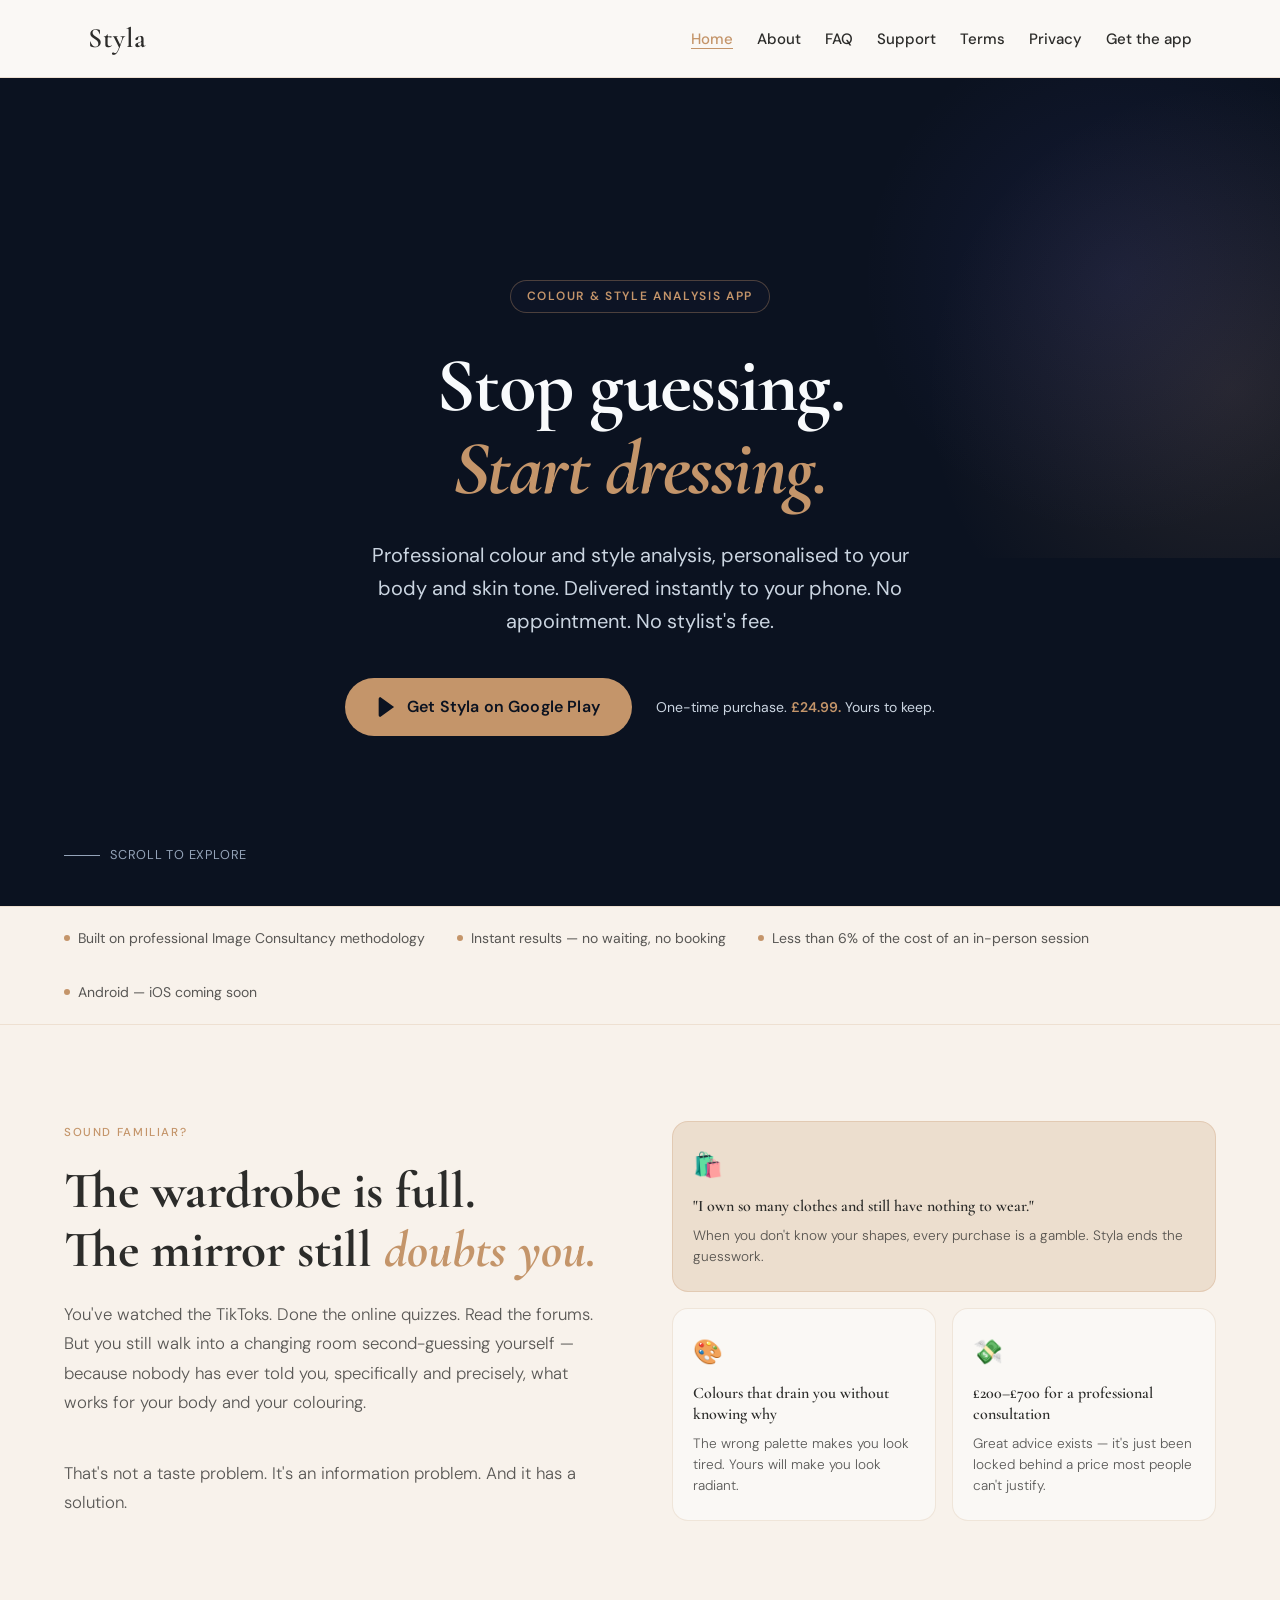
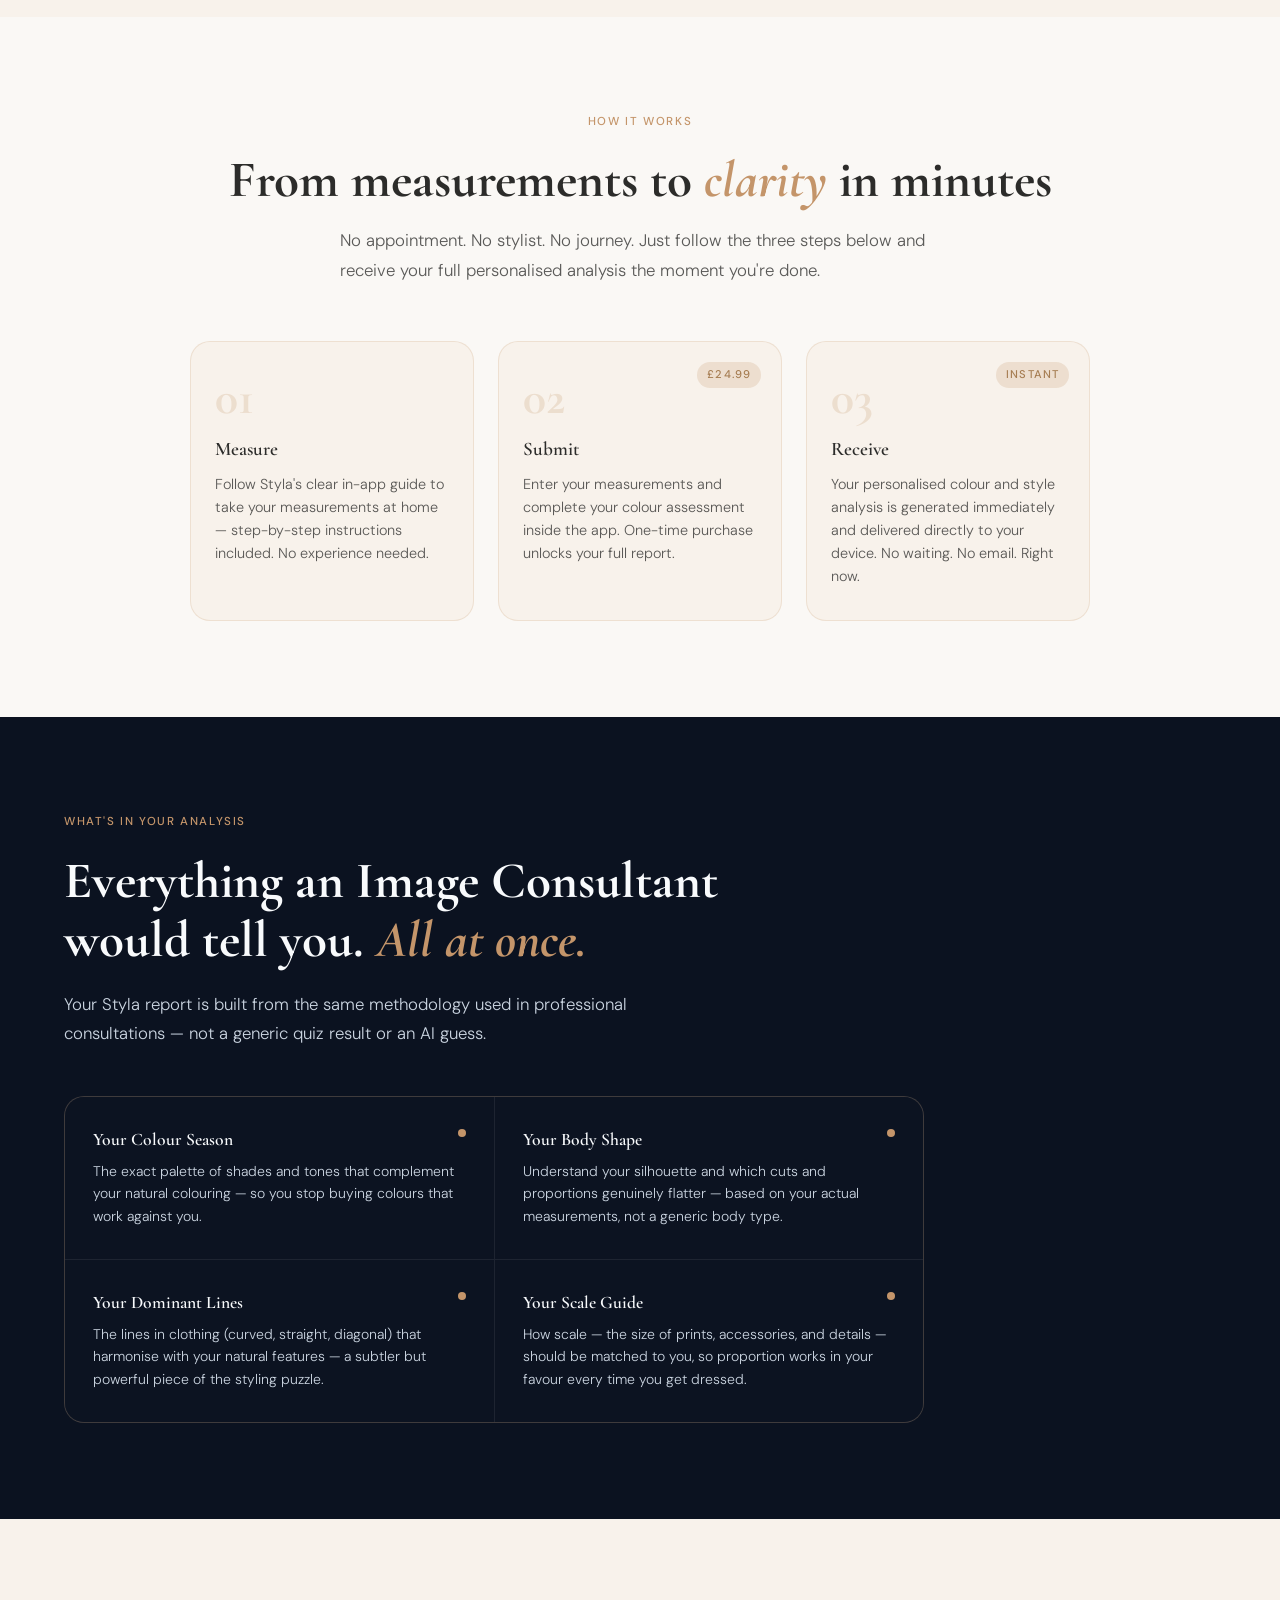
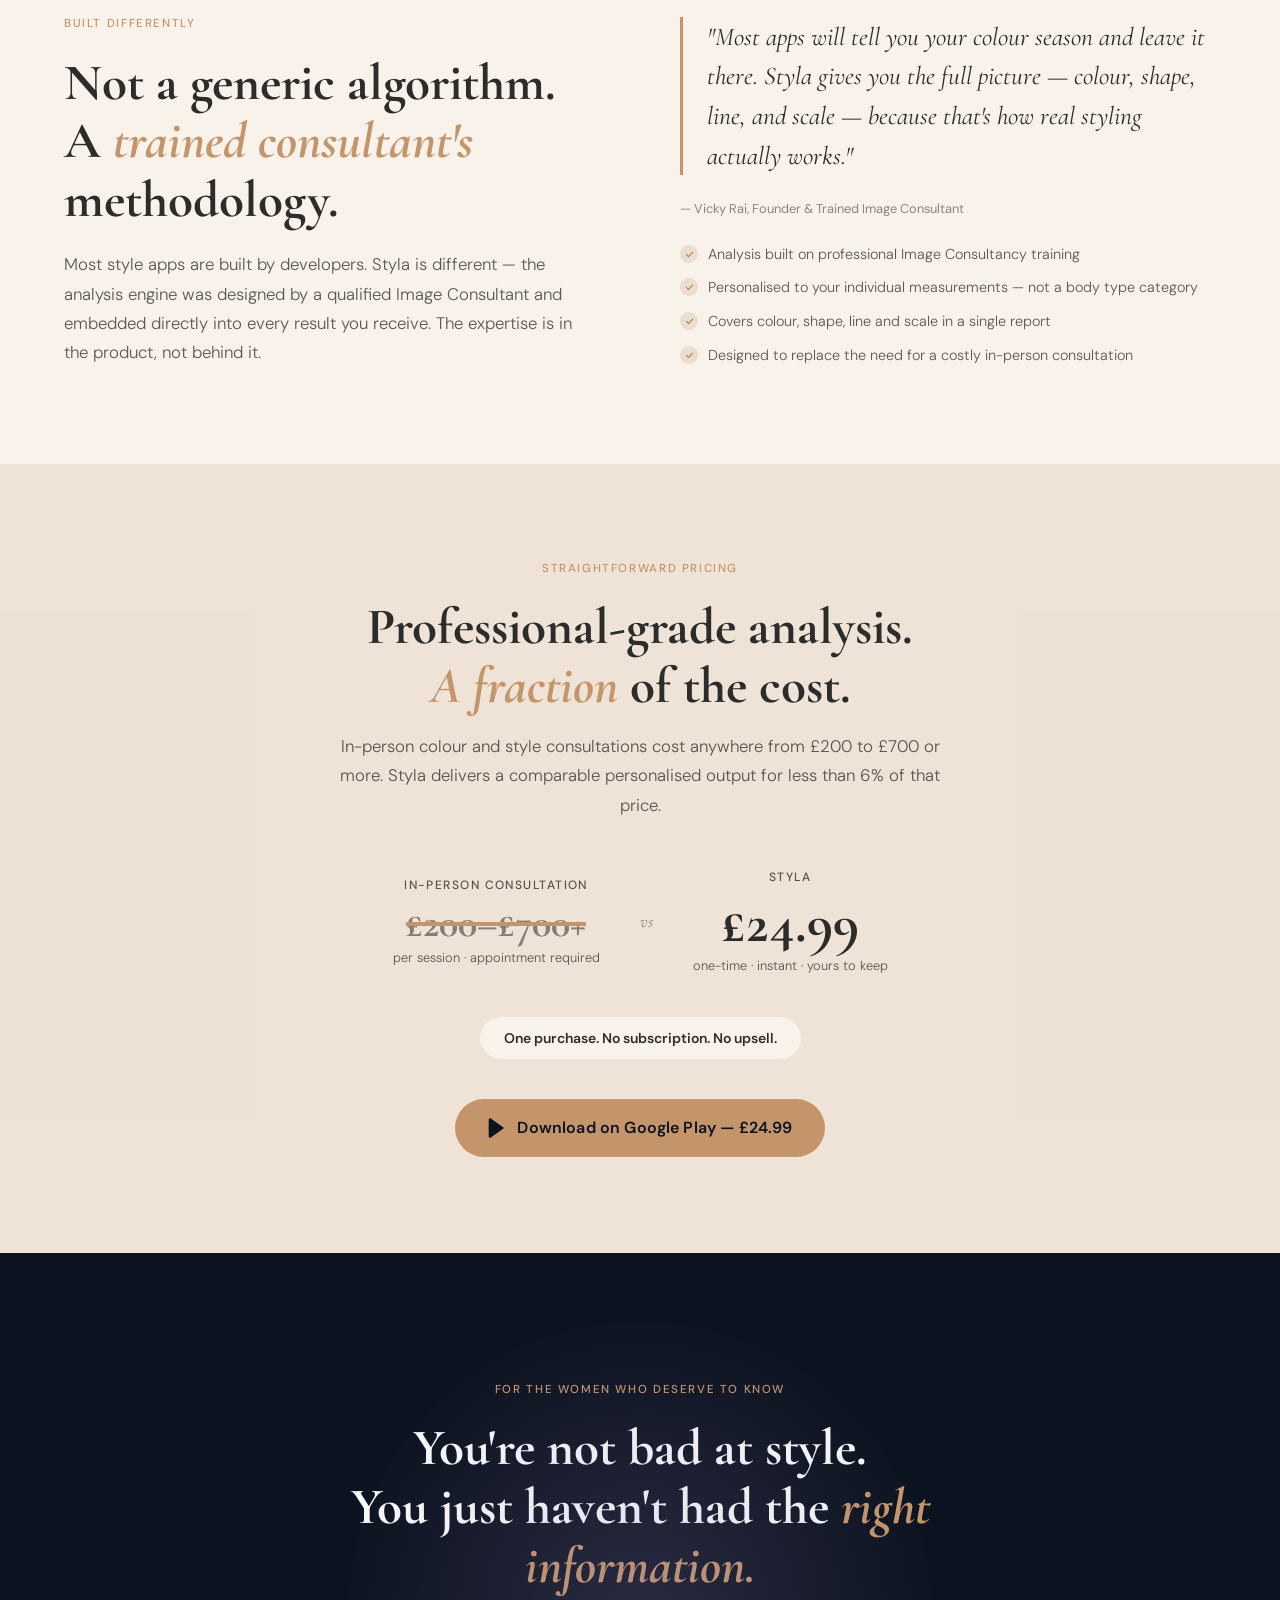
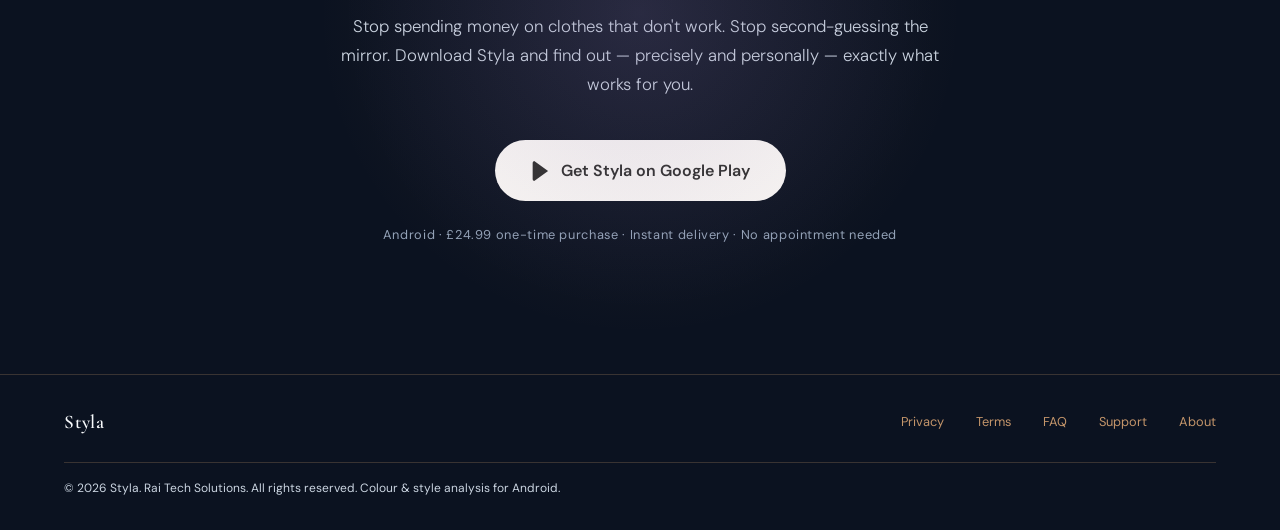
<file: index.html>
<!DOCTYPE html>
<html lang="en-GB">
<head>
<meta charset="UTF-8">
<meta name="viewport" content="width=device-width, initial-scale=1.0">
<title>Styla — Know Exactly What Works for You</title>
<link rel="preconnect" href="https://fonts.googleapis.com">
<link rel="preconnect" href="https://fonts.gstatic.com" crossorigin>
<link href="https://fonts.googleapis.com/css2?family=Cormorant+Garamond:ital,wght@0,500;0,600;0,700;1,500&family=DM+Sans:ital,opsz,wght@0,9..40,400;0,9..40,500;0,9..40,600;0,9..40,700;1,9..40,400&display=swap" rel="stylesheet">
<link rel="stylesheet" href="styles/main.css" />
<style>
  *, *::before, *::after { box-sizing: border-box; margin: 0; padding: 0; }

  :root {
    --color-bronze: #c4956a;
    --color-indigo: #6366f1;
    --color-dark-bg: #0b1220;
    --color-dark-text: #f8fafc;
    --color-dark-text-muted: #cbd5e1;
    --color-dark-text-subtle: #94a3b8;
    --color-light-bg: #faf8f5;
    --color-light-surface: #f8f2eb;
    --color-light-text: #2c2c2a;

    --font-serif: "Cormorant Garamond", "Georgia", serif;
    --font-sans: "DM Sans", system-ui, sans-serif;

    --cream: var(--color-light-bg);
    --warm-white: var(--color-light-surface);
    --clay: var(--color-bronze);
    --clay-light: rgba(196, 149, 106, 0.22);
    --clay-dark: #a67d52;
    --sand: var(--color-light-surface);
    --text-muted: rgba(44, 44, 42, 0.78);
    --text-light: rgba(44, 44, 42, 0.55);
    --rose: var(--color-bronze);
    --soft-border: rgba(196, 149, 106, 0.2);
    --serif: var(--font-serif);
    --sans: var(--font-sans);
  }

  html { scroll-behavior: smooth; }

  body {
    font-family: var(--sans);
    background: var(--cream);
    color: var(--color-light-text);
    line-height: 1.6;
    font-size: 16px;
    -webkit-font-smoothing: antialiased;
  }

  /* HERO — dark background comes from main.css `.hero`; text must use light tokens */
  .hero {
    min-height: 92vh;
    display: flex;
    flex-direction: column;
    justify-content: center;
    padding: 7rem 5% 5rem;
    position: relative;
    overflow: hidden;
    background: var(--color-dark-bg);
    color: var(--color-dark-text-muted);
  }

  .hero::before {
    content: '';
    position: absolute;
    inset: auto;
    top: -80px;
    right: -120px;
    left: auto;
    bottom: auto;
    width: 560px;
    height: 560px;
    background: radial-gradient(circle, rgba(99, 102, 241, 0.1) 0%, transparent 65%),
      radial-gradient(circle at 70% 70%, rgba(196, 149, 106, 0.14) 0%, transparent 55%);
    pointer-events: none;
  }

  .hero > * {
    position: relative;
    z-index: 1;
  }

  .hero-tag {
    display: inline-block;
    font-family: var(--sans);
    font-size: 0.75rem;
    font-weight: 600;
    letter-spacing: 0.14em;
    text-transform: uppercase;
    color: var(--color-bronze);
    background: rgba(15, 23, 42, 0.6);
    border: 1px solid rgba(196, 149, 106, 0.35);
    padding: 6px 16px;
    border-radius: 100px;
    margin-bottom: 2rem;
    width: fit-content;
  }

  .hero h1 {
    font-family: var(--serif);
    font-size: clamp(2.8rem, 6vw, 5.5rem);
    font-weight: 700;
    line-height: 1.08;
    color: var(--color-dark-text);
    max-width: 820px;
    margin-bottom: 1.75rem;
  }

  .hero h1 em {
    font-style: italic;
    color: var(--color-bronze);
  }

  .hero-sub {
    font-size: clamp(1.05rem, 2vw, 1.25rem);
    font-weight: 400;
    color: var(--color-dark-text-muted);
    max-width: 540px;
    line-height: 1.65;
    margin-bottom: 2.5rem;
  }

  .hero-actions {
    display: flex;
    align-items: center;
    gap: 1.5rem;
    flex-wrap: wrap;
  }

  .btn-primary {
    display: inline-flex;
    align-items: center;
    gap: 10px;
    background: var(--color-bronze);
    color: var(--color-dark-bg);
    font-family: var(--sans);
    font-size: 1rem;
    font-weight: 600;
    padding: 16px 32px;
    border-radius: 100px;
    text-decoration: none;
    border: none;
    cursor: pointer;
    transition: background 0.2s ease, transform 0.15s ease, box-shadow 0.2s ease;
    letter-spacing: 0.01em;
  }

  .btn-primary:hover {
    background: #b08255;
    transform: translateY(-2px);
    box-shadow: 0 8px 24px rgba(196, 149, 106, 0.35);
  }

  .btn-primary svg { width: 20px; height: 20px; fill: currentColor; flex-shrink: 0; }

  .hero-price-note {
    font-size: 0.875rem;
    color: var(--color-dark-text-muted);
    font-weight: 400;
  }

  .hero-price-note strong {
    color: var(--color-bronze);
    font-weight: 600;
  }

  .hero-scroll-hint {
    position: absolute;
    bottom: 2.5rem;
    left: 5%;
    display: flex;
    align-items: center;
    gap: 10px;
    color: var(--color-dark-text-subtle);
    font-size: 0.8rem;
    letter-spacing: 0.06em;
    text-transform: uppercase;
  }

  .scroll-line {
    width: 36px;
    height: 1px;
    background: var(--color-dark-text-subtle);
  }

  /* SOCIAL PROOF STRIP */
  .proof-strip {
    background: var(--sand);
    padding: 1.25rem 5%;
    display: flex;
    align-items: center;
    gap: 2rem;
    flex-wrap: wrap;
    border-top: 1px solid var(--soft-border);
    border-bottom: 1px solid var(--soft-border);
  }

  .proof-item {
    display: flex;
    align-items: center;
    gap: 8px;
    font-size: 0.875rem;
    color: var(--text-muted);
    font-weight: 400;
  }

  .proof-item .dot {
    width: 6px;
    height: 6px;
    border-radius: 50%;
    background: var(--clay);
    flex-shrink: 0;
  }

  /* SECTION BASE */
  section {
    padding: 6rem 5%;
  }

  .section-tag {
    font-size: 0.72rem;
    font-weight: 500;
    letter-spacing: 0.14em;
    text-transform: uppercase;
    color: var(--clay);
    margin-bottom: 1.25rem;
    display: block;
  }

  h2 {
    font-family: var(--serif);
    font-size: clamp(2rem, 4vw, 3.2rem);
    font-weight: 700;
    line-height: 1.15;
    color: var(--color-light-text);
    margin-bottom: 1.25rem;
  }

  h2 em {
    font-style: italic;
    color: var(--clay);
  }

  .body-text {
    font-size: 1.05rem;
    font-weight: 300;
    color: var(--text-muted);
    line-height: 1.75;
    max-width: 600px;
  }

  /* PROBLEM SECTION */
  .problem {
    background: var(--warm-white);
    display: grid;
    grid-template-columns: 1fr 1fr;
    gap: 4rem;
    align-items: center;
  }

  @media (max-width: 768px) {
    .problem { grid-template-columns: 1fr; gap: 2.5rem; }
  }

  .problem-visual {
    display: grid;
    grid-template-columns: 1fr 1fr;
    gap: 1rem;
  }

  .pain-card {
    background: var(--cream);
    border: 1px solid var(--soft-border);
    border-radius: 16px;
    padding: 1.5rem 1.25rem;
  }

  .pain-card:first-child {
    grid-column: span 2;
    background: var(--clay-light);
    border-color: rgba(196, 149, 106, 0.28);
  }

  .pain-icon {
    font-size: 1.5rem;
    margin-bottom: 0.75rem;
    display: block;
  }

  .pain-card h4 {
    font-family: var(--serif);
    font-size: 1rem;
    font-weight: 600;
    color: var(--color-light-text);
    margin-bottom: 0.5rem;
    line-height: 1.3;
  }

  .pain-card p {
    font-size: 0.85rem;
    color: var(--text-muted);
    font-weight: 300;
    line-height: 1.55;
  }

  /* HOW IT WORKS */
  .how-it-works {
    background: var(--cream);
    text-align: center;
  }

  .how-it-works h2 { margin: 0 auto 1rem; }
  .how-it-works .body-text { margin: 0 auto 3.5rem; text-align: left; }

  .steps {
    display: grid;
    grid-template-columns: repeat(3, 1fr);
    gap: 1.5rem;
    max-width: 900px;
    margin: 0 auto;
    position: relative;
  }

  @media (max-width: 640px) {
    .steps { grid-template-columns: 1fr; }
    .steps-connector { display: none; }
  }

  .step {
    background: var(--warm-white);
    border: 1px solid var(--soft-border);
    border-radius: 20px;
    padding: 2rem 1.5rem;
    text-align: left;
    position: relative;
  }

  .step-num {
    font-family: var(--serif);
    font-size: 3rem;
    font-weight: 700;
    color: var(--clay-light);
    line-height: 1;
    margin-bottom: 1rem;
  }

  .step h3 {
    font-family: var(--serif);
    font-size: 1.2rem;
    font-weight: 600;
    color: var(--color-light-text);
    margin-bottom: 0.75rem;
  }

  .step p {
    font-size: 0.9rem;
    color: var(--text-muted);
    font-weight: 300;
    line-height: 1.6;
  }

  .step-badge {
    position: absolute;
    top: 1.25rem;
    right: 1.25rem;
    background: var(--clay-light);
    color: var(--clay-dark);
    font-size: 0.7rem;
    font-weight: 500;
    letter-spacing: 0.1em;
    text-transform: uppercase;
    padding: 4px 10px;
    border-radius: 100px;
  }

  /* WHAT YOU GET */
  .what-you-get {
    background: var(--color-dark-bg);
    color: var(--color-dark-text-muted);
  }

  .what-you-get .section-tag { color: var(--color-bronze); }

  .what-you-get h2 { color: var(--color-dark-text); }

  .what-you-get h2 em { color: var(--color-bronze); }

  .what-you-get .body-text { color: var(--color-dark-text-muted); }

  .deliverables-grid {
    display: grid;
    grid-template-columns: repeat(2, 1fr);
    gap: 1px;
    background: rgba(248, 250, 252, 0.08);
    border: 1px solid rgba(196, 149, 106, 0.2);
    border-radius: 20px;
    overflow: hidden;
    margin-top: 3rem;
    max-width: 860px;
  }

  @media (max-width: 600px) {
    .deliverables-grid { grid-template-columns: 1fr; }
  }

  .deliverable {
    background: rgba(11, 18, 32, 0.92);
    padding: 2rem 1.75rem;
    position: relative;
  }

  .deliverable::after {
    content: '';
    position: absolute;
    top: 2rem;
    right: 1.75rem;
    width: 8px;
    height: 8px;
    border-radius: 50%;
    background: var(--color-bronze);
  }

  .deliverable h3 {
    font-family: var(--serif);
    font-size: 1.1rem;
    font-weight: 600;
    color: var(--color-dark-text);
    margin-bottom: 0.6rem;
  }

  .deliverable p {
    font-size: 0.875rem;
    color: var(--color-dark-text-muted);
    font-weight: 300;
    line-height: 1.6;
  }

  /* CREDIBILITY */
  .credibility {
    background: var(--warm-white);
    display: grid;
    grid-template-columns: 1fr 1fr;
    gap: 5rem;
    align-items: center;
  }

  @media (max-width: 768px) {
    .credibility { grid-template-columns: 1fr; gap: 2.5rem; }
  }

  .credibility-quote {
    font-family: var(--serif);
    font-size: clamp(1.2rem, 2.5vw, 1.6rem);
    font-style: italic;
    font-weight: 400;
    color: var(--color-light-text);
    line-height: 1.55;
    border-left: 3px solid var(--clay);
    padding-left: 1.5rem;
    margin-bottom: 1.5rem;
  }

  .credentials-list {
    list-style: none;
    display: flex;
    flex-direction: column;
    gap: 0.75rem;
  }

  .credentials-list li {
    display: flex;
    align-items: flex-start;
    gap: 10px;
    font-size: 0.9rem;
    color: var(--text-muted);
    font-weight: 300;
    line-height: 1.5;
  }

  .check {
    width: 18px;
    height: 18px;
    border-radius: 50%;
    background: var(--clay-light);
    display: flex;
    align-items: center;
    justify-content: center;
    flex-shrink: 0;
    margin-top: 1px;
  }

  .check::after {
    content: '';
    width: 7px;
    height: 4px;
    border-left: 1.5px solid var(--clay-dark);
    border-bottom: 1.5px solid var(--clay-dark);
    transform: rotate(-45deg) translate(0.5px, -0.5px);
    display: block;
  }

  /* PRICING */
  .pricing {
    background: var(--clay-light);
    text-align: center;
    padding: 6rem 5%;
  }

  .pricing h2 { max-width: 700px; margin: 0 auto 1rem; }

  .pricing .body-text { margin: 0 auto 3rem; text-align: center; }

  .price-comparison {
    display: flex;
    align-items: center;
    justify-content: center;
    gap: 2.5rem;
    flex-wrap: wrap;
    margin-bottom: 2.5rem;
  }

  .price-block {
    text-align: center;
  }

  .price-label {
    font-size: 0.75rem;
    letter-spacing: 0.12em;
    text-transform: uppercase;
    color: var(--text-muted);
    font-weight: 500;
    margin-bottom: 0.5rem;
    display: block;
  }

  .price-amount {
    font-family: var(--serif);
    font-size: 3.5rem;
    font-weight: 700;
    line-height: 1;
    color: var(--color-light-text);
  }

  .price-amount.struck {
    color: var(--text-light);
    font-size: 2.5rem;
    position: relative;
    text-decoration: line-through;
    text-decoration-color: var(--clay);
  }

  .price-sub {
    font-size: 0.8rem;
    color: var(--text-muted);
    font-weight: 300;
    margin-top: 0.3rem;
  }

  .price-vs {
    font-family: var(--serif);
    font-size: 1.1rem;
    font-style: italic;
    color: var(--text-light);
  }

  .price-note {
    background: var(--color-light-surface);
    border-radius: 100px;
    padding: 10px 24px;
    font-size: 0.875rem;
    color: var(--color-light-text);
    font-weight: 600;
    display: inline-block;
    margin-bottom: 2.5rem;
  }

  /* FINAL CTA */
  .final-cta {
    background: var(--color-dark-bg);
    text-align: center;
    padding: 8rem 5%;
    position: relative;
    overflow: hidden;
  }

  .final-cta::before {
    content: '';
    position: absolute;
    top: 50%;
    left: 50%;
    transform: translate(-50%, -50%);
    width: 700px;
    height: 700px;
    background: radial-gradient(circle, rgba(99, 102, 241, 0.12) 0%, transparent 60%),
      radial-gradient(circle, rgba(196, 149, 106, 0.12) 0%, transparent 65%);
    pointer-events: none;
  }

  .final-cta h2 {
    color: var(--color-dark-text);
    max-width: 680px;
    margin: 0 auto 1rem;
  }

  .final-cta h2 em { color: var(--color-bronze); }

  .final-cta .section-tag { color: var(--color-bronze); }

  .final-cta .body-text {
    color: var(--color-dark-text-muted);
    margin: 0 auto 2.5rem;
    text-align: center;
  }

  .btn-primary-light {
    display: inline-flex;
    align-items: center;
    gap: 10px;
    background: var(--color-light-bg);
    color: var(--color-light-text);
    font-family: var(--sans);
    font-size: 1rem;
    font-weight: 600;
    padding: 18px 36px;
    border-radius: 100px;
    text-decoration: none;
    transition: background 0.2s, transform 0.15s;
  }

  .btn-primary-light:hover { background: #f0ebe4; transform: translateY(-2px); }

  .btn-primary-light svg { width: 20px; height: 20px; fill: var(--color-light-text); }

  .final-assurance {
    margin-top: 1.5rem;
    font-size: 0.8rem;
    color: var(--color-dark-text-subtle);
    letter-spacing: 0.05em;
  }

  /* FOOTER */
  footer {
    background: var(--color-dark-bg);
    color: var(--color-dark-text);
    border-top: 1px solid rgba(196, 149, 106, 0.25);
    padding: 2rem 5%;
    display: flex;
    align-items: center;
    justify-content: space-between;
    flex-wrap: wrap;
    gap: 1rem;
  }

  .footer-logo {
    font-family: var(--serif);
    font-size: 1.2rem;
    font-weight: 600;
    color: var(--color-dark-text);
    letter-spacing: 0.04em;
  }

  .footer-links {
    display: flex;
    gap: 2rem;
  }

  .footer-links a {
    font-size: 0.8rem;
    color: var(--color-bronze);
    text-decoration: none;
    transition: color 0.2s;
  }

  .footer-links a:hover {
    color: #d4ab85;
    text-decoration: underline;
    text-decoration-color: var(--color-bronze);
  }

  .footer-note {
    font-size: 0.75rem;
    color: var(--color-dark-text-muted);
    width: 100%;
    padding-top: 1rem;
    margin-top: 0.5rem;
    border-top: 1px solid rgba(196, 149, 106, 0.25);
  }

  /* ANIMATIONS */
  @keyframes fadeUp {
    from { opacity: 0; transform: translateY(20px); }
    to   { opacity: 1; transform: translateY(0); }
  }

  .hero-tag, .hero h1, .hero-sub, .hero-actions {
    animation: fadeUp 0.7s ease both;
  }

  .hero h1 { animation-delay: 0.1s; }
  .hero-sub { animation-delay: 0.2s; }
  .hero-actions { animation-delay: 0.3s; }

</style>
</head>
<body>
<a class="skip-link" href="#main">Skip to content</a>
<header class="site-header">
  <div class="site-header__inner">
    <a class="site-logo" href="index.html">Styla</a>
    <input
      class="nav-toggle"
      type="checkbox"
      id="nav-toggle-home"
      aria-label="Open menu"
    />
    <label class="nav-toggle-label" for="nav-toggle-home">Menu</label>
    <nav class="site-nav" aria-label="Primary">
      <ul>
        <li><a href="index.html" aria-current="page">Home</a></li>
        <li><a href="about.html">About</a></li>
        <li><a href="faq.html">FAQ</a></li>
        <li><a href="support.html">Support</a></li>
        <li><a href="terms.html">Terms</a></li>
        <li><a href="privacy.html">Privacy</a></li>
        <li><a href="#download">Get the app</a></li>
      </ul>
    </nav>
  </div>
</header>

<main id="main">
<!-- HERO -->
<section class="hero">
  <span class="hero-tag">Colour &amp; Style Analysis App</span>
  <h1>Stop guessing.<br><em>Start dressing.</em></h1>
  <p class="hero-sub">Professional colour and style analysis, personalised to your body and skin tone. Delivered instantly to your phone. No appointment. No stylist's fee.</p>
  <div class="hero-actions">
    <a href="#download" class="btn-primary" id="download">
      <svg viewBox="0 0 24 24" xmlns="http://www.w3.org/2000/svg"><path d="M3.18 23.76c.34.19.75.2 1.11.02L20.5 12 4.29.22A1.3 1.3 0 0 0 3.18.2C2.47.6 2 1.29 2 2.13v19.74c0 .84.47 1.53 1.18 1.89z"/></svg>
      Get Styla on Google Play
    </a>
    <span class="hero-price-note">One-time purchase. <strong>£24.99.</strong> Yours to keep.</span>
  </div>
  <div class="hero-scroll-hint">
    <span class="scroll-line"></span>
    <span>Scroll to explore</span>
  </div>
</section>

<!-- PROOF STRIP -->
<div class="proof-strip">
  <div class="proof-item"><span class="dot"></span>Built on professional Image Consultancy methodology</div>
  <div class="proof-item"><span class="dot"></span>Instant results — no waiting, no booking</div>
  <div class="proof-item"><span class="dot"></span>Less than 6% of the cost of an in-person session</div>
  <div class="proof-item"><span class="dot"></span>Android — iOS coming soon</div>
</div>

<!-- PROBLEM -->
<section class="problem">
  <div>
    <span class="section-tag">Sound familiar?</span>
    <h2>The wardrobe is full.<br>The mirror still <em>doubts you.</em></h2>
    <p class="body-text">You've watched the TikToks. Done the online quizzes. Read the forums. But you still walk into a changing room second-guessing yourself — because nobody has ever told you, specifically and precisely, what works for your body and your colouring.</p>
    <br>
    <p class="body-text">That's not a taste problem. It's an information problem. And it has a solution.</p>
  </div>
  <div class="problem-visual">
    <div class="pain-card">
      <span class="pain-icon">🛍️</span>
      <h4>"I own so many clothes and still have nothing to wear."</h4>
      <p>When you don't know your shapes, every purchase is a gamble. Styla ends the guesswork.</p>
    </div>
    <div class="pain-card">
      <span class="pain-icon">🎨</span>
      <h4>Colours that drain you without knowing why</h4>
      <p>The wrong palette makes you look tired. Yours will make you look radiant.</p>
    </div>
    <div class="pain-card">
      <span class="pain-icon">💸</span>
      <h4>£200–£700 for a professional consultation</h4>
      <p>Great advice exists — it's just been locked behind a price most people can't justify.</p>
    </div>
  </div>
</section>

<!-- HOW IT WORKS -->
<section class="how-it-works">
  <span class="section-tag">How it works</span>
  <h2>From measurements to <em>clarity</em> in minutes</h2>
  <p class="body-text">No appointment. No stylist. No journey. Just follow the three steps below and receive your full personalised analysis the moment you're done.</p>
  <div class="steps">
    <div class="step">
      <div class="step-num">01</div>
      <h3>Measure</h3>
      <p>Follow Styla's clear in-app guide to take your measurements at home — step-by-step instructions included. No experience needed.</p>
    </div>
    <div class="step">
      <div class="step-num">02</div>
      <h3>Submit</h3>
      <p>Enter your measurements and complete your colour assessment inside the app. One-time purchase unlocks your full report.</p>
      <span class="step-badge">£24.99</span>
    </div>
    <div class="step">
      <div class="step-num">03</div>
      <span class="step-badge">Instant</span>
      <h3>Receive</h3>
      <p>Your personalised colour and style analysis is generated immediately and delivered directly to your device. No waiting. No email. Right now.</p>
    </div>
  </div>
</section>

<!-- WHAT YOU GET -->
<section class="what-you-get">
  <span class="section-tag">What's in your analysis</span>
  <h2>Everything an Image Consultant<br>would tell you. <em>All at once.</em></h2>
  <p class="body-text">Your Styla report is built from the same methodology used in professional consultations — not a generic quiz result or an AI guess.</p>
  <div class="deliverables-grid">
    <div class="deliverable">
      <h3>Your Colour Season</h3>
      <p>The exact palette of shades and tones that complement your natural colouring — so you stop buying colours that work against you.</p>
    </div>
    <div class="deliverable">
      <h3>Your Body Shape</h3>
      <p>Understand your silhouette and which cuts and proportions genuinely flatter — based on your actual measurements, not a generic body type.</p>
    </div>
    <div class="deliverable">
      <h3>Your Dominant Lines</h3>
      <p>The lines in clothing (curved, straight, diagonal) that harmonise with your natural features — a subtler but powerful piece of the styling puzzle.</p>
    </div>
    <div class="deliverable">
      <h3>Your Scale Guide</h3>
      <p>How scale — the size of prints, accessories, and details — should be matched to you, so proportion works in your favour every time you get dressed.</p>
    </div>
  </div>
</section>

<!-- CREDIBILITY -->
<section class="credibility">
  <div>
    <span class="section-tag">Built differently</span>
    <h2>Not a generic algorithm.<br>A <em>trained consultant's</em> methodology.</h2>
    <p class="body-text">Most style apps are built by developers. Styla is different — the analysis engine was designed by a qualified Image Consultant and embedded directly into every result you receive. The expertise is in the product, not behind it.</p>
  </div>
  <div>
    <p class="credibility-quote">"Most apps will tell you your colour season and leave it there. Styla gives you the full picture — colour, shape, line, and scale — because that's how real styling actually works."</p>
    <p style="font-size:0.8rem; color: var(--text-light); margin-bottom: 1.5rem;">— Vicky Rai, Founder &amp; Trained Image Consultant</p>
    <ul class="credentials-list">
      <li><span class="check"></span>Analysis built on professional Image Consultancy training</li>
      <li><span class="check"></span>Personalised to your individual measurements — not a body type category</li>
      <li><span class="check"></span>Covers colour, shape, line and scale in a single report</li>
      <li><span class="check"></span>Designed to replace the need for a costly in-person consultation</li>
    </ul>
  </div>
</section>

<!-- PRICING -->
<section class="pricing">
  <span class="section-tag">Straightforward pricing</span>
  <h2>Professional-grade analysis.<br><em>A fraction</em> of the cost.</h2>
  <p class="body-text">In-person colour and style consultations cost anywhere from £200 to £700 or more. Styla delivers a comparable personalised output for less than 6% of that price.</p>
  <div class="price-comparison">
    <div class="price-block">
      <span class="price-label">In-person consultation</span>
      <div class="price-amount struck">£200–£700+</div>
      <div class="price-sub">per session · appointment required</div>
    </div>
    <span class="price-vs">vs</span>
    <div class="price-block">
      <span class="price-label">Styla</span>
      <div class="price-amount">£24.99</div>
      <div class="price-sub">one-time · instant · yours to keep</div>
    </div>
  </div>
  <div class="price-note">One purchase. No subscription. No upsell.</div>
  <br>
  <a href="#download" class="btn-primary" style="margin: 0 auto; display: inline-flex;">
    <svg viewBox="0 0 24 24" xmlns="http://www.w3.org/2000/svg"><path d="M3.18 23.76c.34.19.75.2 1.11.02L20.5 12 4.29.22A1.3 1.3 0 0 0 3.18.2C2.47.6 2 1.29 2 2.13v19.74c0 .84.47 1.53 1.18 1.89z"/></svg>
    Download on Google Play — £24.99
  </a>
</section>

<!-- FINAL CTA -->
<section class="final-cta">
  <span class="section-tag">For the women who deserve to know</span>
  <h2>You're not bad at style.<br>You just haven't had the <em>right information.</em></h2>
  <p class="body-text">Stop spending money on clothes that don't work. Stop second-guessing the mirror. Download Styla and find out — precisely and personally — exactly what works for you.</p>
  <a href="#" class="btn-primary-light">
    <svg viewBox="0 0 24 24" xmlns="http://www.w3.org/2000/svg"><path d="M3.18 23.76c.34.19.75.2 1.11.02L20.5 12 4.29.22A1.3 1.3 0 0 0 3.18.2C2.47.6 2 1.29 2 2.13v19.74c0 .84.47 1.53 1.18 1.89z"/></svg>
    Get Styla on Google Play
  </a>
  <p class="final-assurance">Android · £24.99 one-time purchase · Instant delivery · No appointment needed</p>
</section>
</main>

<!-- FOOTER -->
<footer>
  <span class="footer-logo">Styla</span>
  <nav class="footer-links">
    <a href="privacy.html">Privacy</a>
    <a href="terms.html">Terms</a>
    <a href="faq.html">FAQ</a>
    <a href="support.html">Support</a>
    <a href="about.html">About</a>
  </nav>
  <p class="footer-note">© 2026 Styla. Rai Tech Solutions. All rights reserved. Colour &amp; style analysis for Android.</p>
</footer>

</body>
</html>
</file>
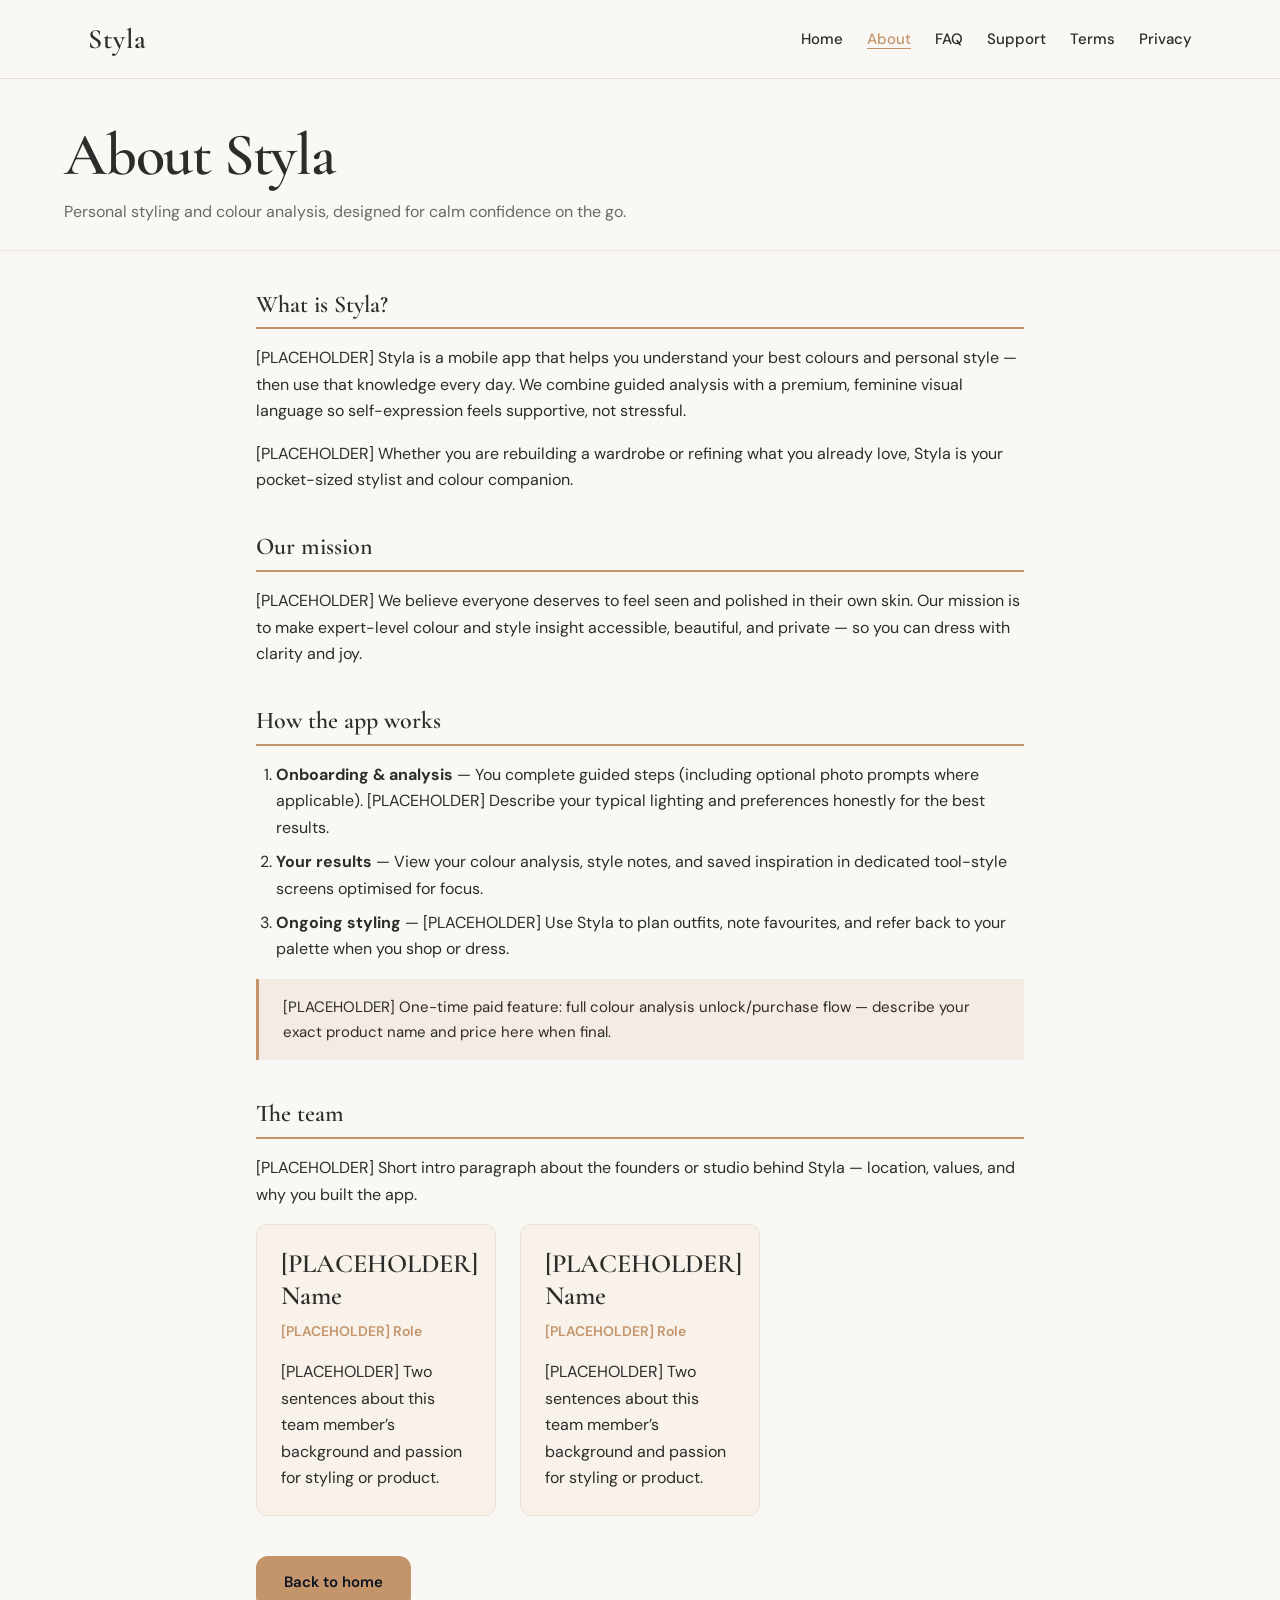
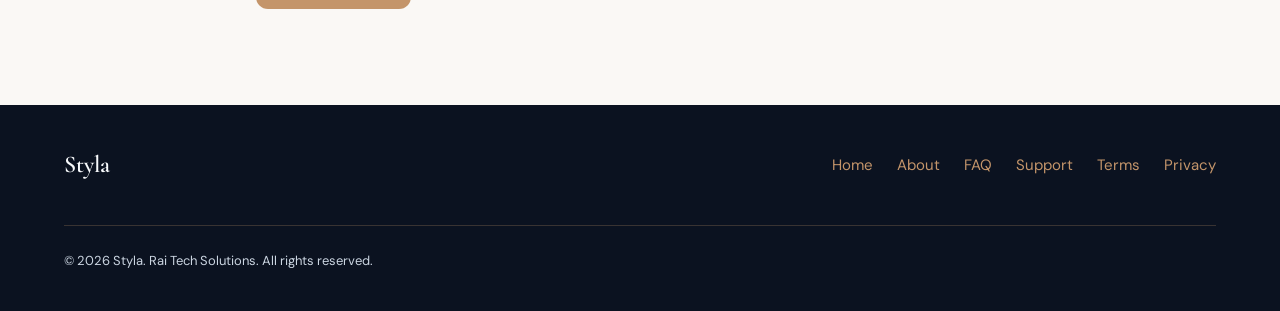
<file: about.html>
<!DOCTYPE html>
<html lang="en-GB">
  <head>
    <meta charset="UTF-8" />
    <meta name="viewport" content="width=device-width, initial-scale=1.0" />
    <meta
      name="description"
      content="About Styla — our mission, story, and how the personal styling app works."
    />
    <title>About — Styla</title>
    <link rel="preconnect" href="https://fonts.googleapis.com" />
    <link rel="preconnect" href="https://fonts.gstatic.com" crossorigin />
    <link
      href="https://fonts.googleapis.com/css2?family=Cormorant+Garamond:ital,wght@0,500;0,600;0,700;1,500&family=DM+Sans:ital,opsz,wght@0,9..40,400;0,9..40,500;0,9..40,600;0,9..40,700;1,9..40,400&display=swap"
      rel="stylesheet"
    />
    <link rel="stylesheet" href="styles/main.css" />
  </head>
  <body>
    <a class="skip-link" href="#main">Skip to content</a>
    <header class="site-header">
      <div class="site-header__inner">
        <a class="site-logo" href="index.html">Styla</a>
        <input
          class="nav-toggle"
          type="checkbox"
          id="nav-toggle-about"
          aria-label="Open menu"
        />
        <label class="nav-toggle-label" for="nav-toggle-about">Menu</label>
        <nav class="site-nav" aria-label="Primary">
          <ul>
            <li><a href="index.html">Home</a></li>
            <li><a href="about.html" aria-current="page">About</a></li>
            <li><a href="faq.html">FAQ</a></li>
            <li><a href="support.html">Support</a></li>
            <li><a href="terms.html">Terms</a></li>
            <li><a href="privacy.html">Privacy</a></li>
          </ul>
        </nav>
      </div>
    </header>

    <main id="main">
      <header class="page-hero">
        <div class="page-hero__inner">
          <h1>About Styla</h1>
          <p>
            Personal styling and colour analysis, designed for calm confidence
            on the go.
          </p>
        </div>
      </header>

      <div class="about-page">
        <div class="about-page__inner">
          <section class="about-section" id="what">
            <h2>What is Styla?</h2>
            <p>
              [PLACEHOLDER] Styla is a mobile app that helps you understand your
              best colours and personal style — then use that knowledge every
              day. We combine guided analysis with a premium, feminine visual
              language so self-expression feels supportive, not stressful.
            </p>
            <p>
              [PLACEHOLDER] Whether you are rebuilding a wardrobe or refining
              what you already love, Styla is your pocket-sized stylist and
              colour companion.
            </p>
          </section>

          <section class="about-section" id="mission">
            <h2>Our mission</h2>
            <p>
              [PLACEHOLDER] We believe everyone deserves to feel seen and
              polished in their own skin. Our mission is to make expert-level
              colour and style insight accessible, beautiful, and private — so
              you can dress with clarity and joy.
            </p>
          </section>

          <section class="about-section" id="how-app">
            <h2>How the app works</h2>
            <ol>
              <li>
                <strong>Onboarding &amp; analysis</strong> — You complete
                guided steps (including optional photo prompts where
                applicable). [PLACEHOLDER] Describe your typical lighting and
                preferences honestly for the best results.
              </li>
              <li>
                <strong>Your results</strong> — View your colour analysis,
                style notes, and saved inspiration in dedicated tool-style
                screens optimised for focus.
              </li>
              <li>
                <strong>Ongoing styling</strong> — [PLACEHOLDER] Use Styla to
                plan outfits, note favourites, and refer back to your palette
                when you shop or dress.
              </li>
            </ol>
            <p class="placeholder">
              [PLACEHOLDER] One-time paid feature: full colour analysis
              unlock/purchase flow — describe your exact product name and price
              here when final.
            </p>
          </section>

          <section class="about-section" id="team">
            <h2>The team</h2>
            <p>
              [PLACEHOLDER] Short intro paragraph about the founders or studio
              behind Styla — location, values, and why you built the app.
            </p>
            <div class="team-grid">
              <article class="team-card">
                <h3>[PLACEHOLDER] Name</h3>
                <p class="role">[PLACEHOLDER] Role</p>
                <p>
                  [PLACEHOLDER] Two sentences about this team member’s
                  background and passion for styling or product.
                </p>
              </article>
              <article class="team-card">
                <h3>[PLACEHOLDER] Name</h3>
                <p class="role">[PLACEHOLDER] Role</p>
                <p>
                  [PLACEHOLDER] Two sentences about this team member’s
                  background and passion for styling or product.
                </p>
              </article>
            </div>
          </section>

          <p class="page-actions">
            <a class="btn btn--bronze" href="index.html">Back to home</a>
          </p>
        </div>
      </div>
    </main>

    <footer class="site-footer">
      <div class="site-footer__inner">
        <span class="site-footer__brand">Styla</span>
        <div class="site-footer__links">
          <a href="index.html">Home</a>
          <a href="about.html">About</a>
          <a href="faq.html">FAQ</a>
          <a href="support.html">Support</a>
          <a href="terms.html">Terms</a>
          <a href="privacy.html">Privacy</a>
        </div>
        <p class="site-footer__copy">
          &copy; 2026 Styla. Rai Tech Solutions. All rights reserved.
        </p>
      </div>
    </footer>
  </body>
</html>
</file>
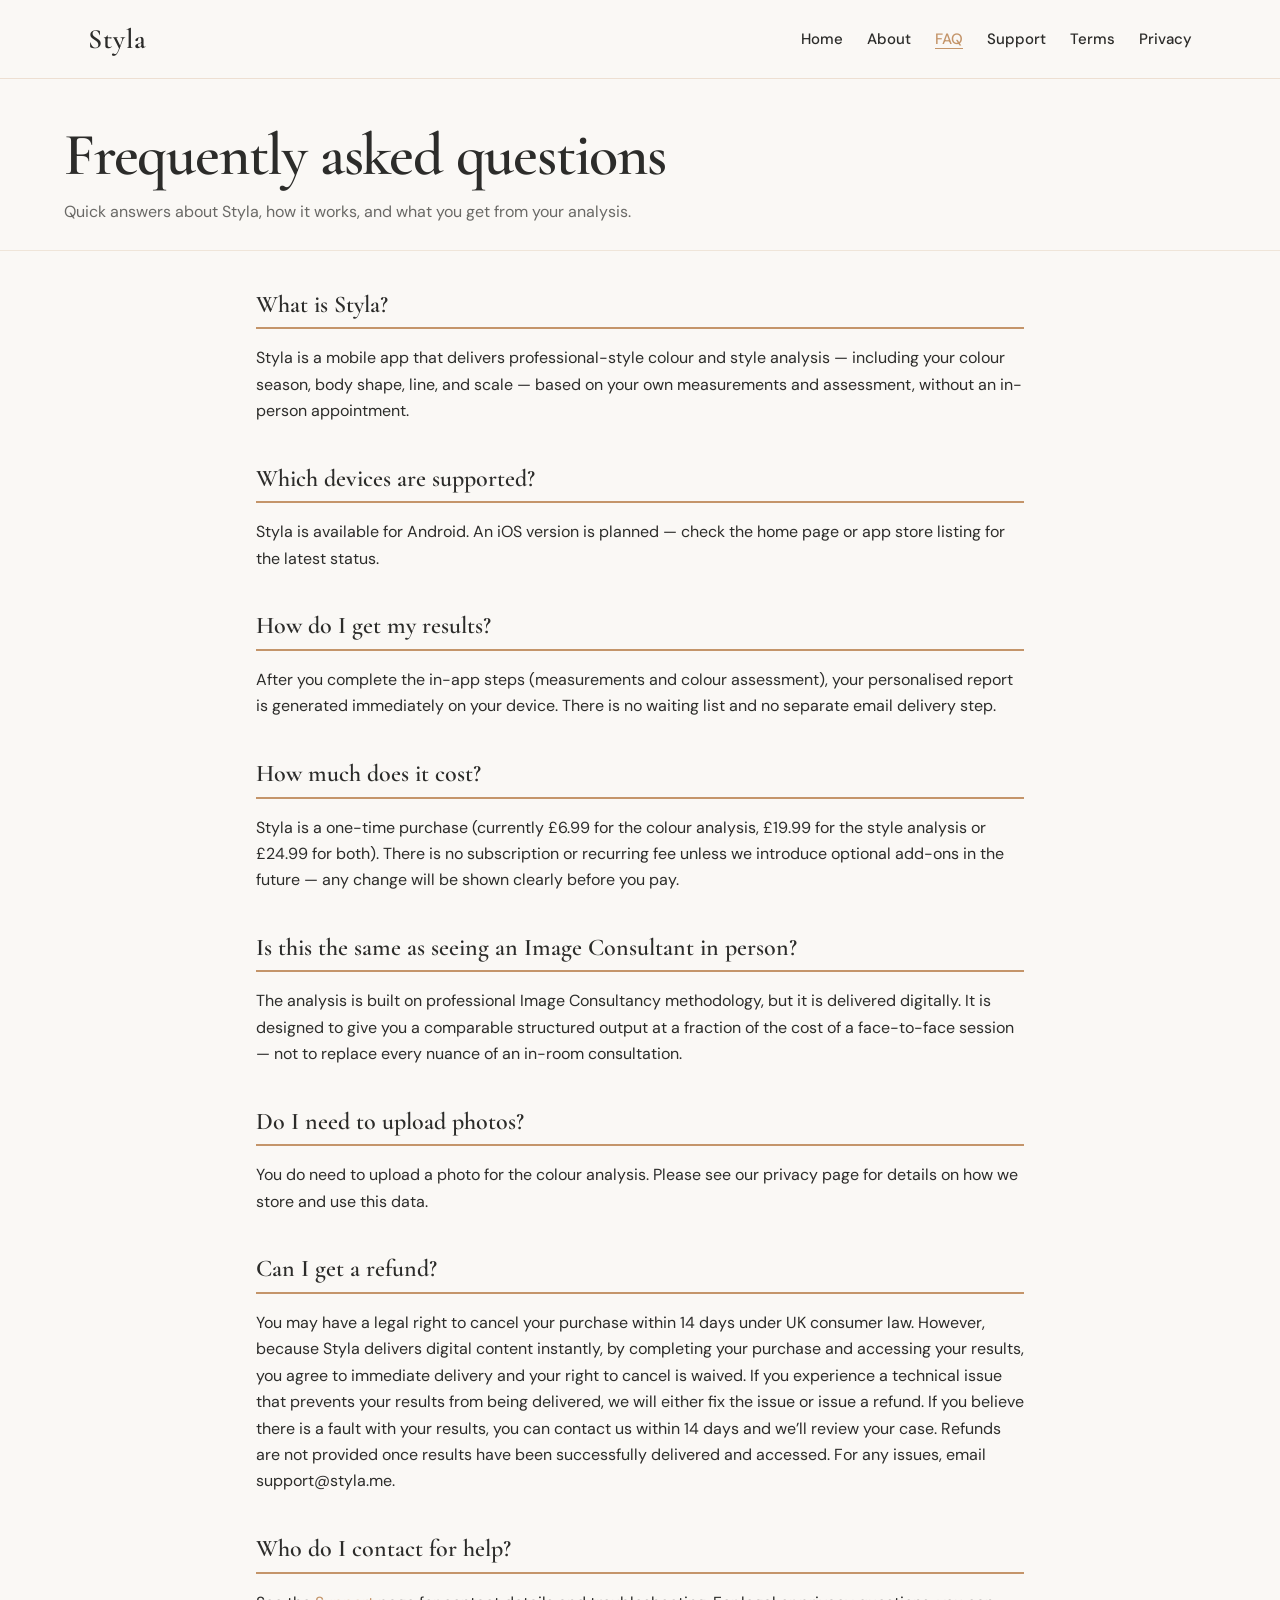
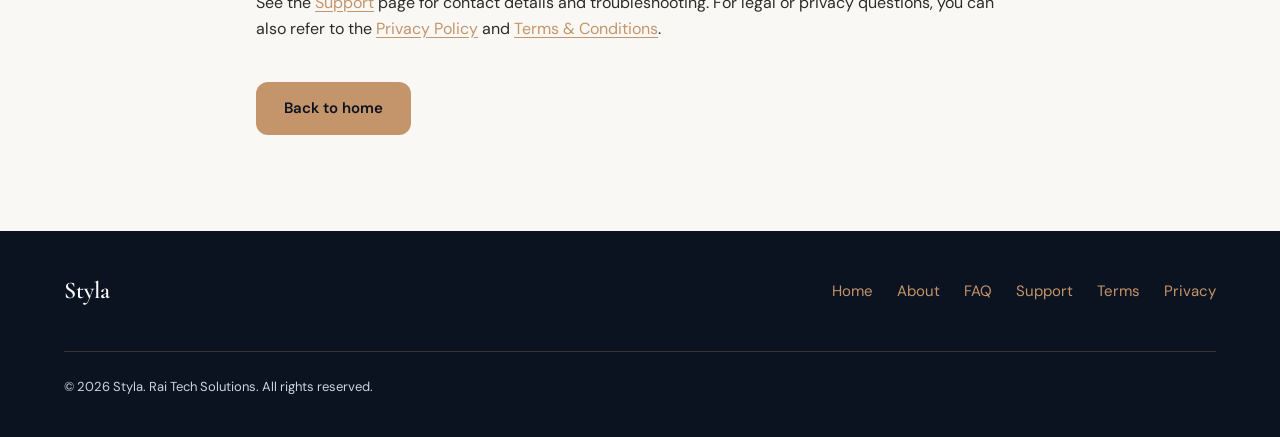
<file: faq.html>
<!DOCTYPE html>
<html lang="en-GB">
  <head>
    <meta charset="UTF-8" />
    <meta name="viewport" content="width=device-width, initial-scale=1.0" />
    <meta
      name="description"
      content="Frequently asked questions about Styla — colour and style analysis on your phone."
    />
    <title>FAQ — Styla</title>
    <link rel="preconnect" href="https://fonts.googleapis.com" />
    <link rel="preconnect" href="https://fonts.gstatic.com" crossorigin />
    <link
      href="https://fonts.googleapis.com/css2?family=Cormorant+Garamond:ital,wght@0,500;0,600;0,700;1,500&family=DM+Sans:ital,opsz,wght@0,9..40,400;0,9..40,500;0,9..40,600;0,9..40,700;1,9..40,400&display=swap"
      rel="stylesheet"
    />
    <link rel="stylesheet" href="styles/main.css" />
  </head>
  <body>
    <a class="skip-link" href="#main">Skip to content</a>
    <header class="site-header">
      <div class="site-header__inner">
        <a class="site-logo" href="index.html">Styla</a>
        <input
          class="nav-toggle"
          type="checkbox"
          id="nav-toggle-faq"
          aria-label="Open menu"
        />
        <label class="nav-toggle-label" for="nav-toggle-faq">Menu</label>
        <nav class="site-nav" aria-label="Primary">
          <ul>
            <li><a href="index.html">Home</a></li>
            <li><a href="about.html">About</a></li>
            <li><a href="faq.html" aria-current="page">FAQ</a></li>
            <li><a href="support.html">Support</a></li>
            <li><a href="terms.html">Terms</a></li>
            <li><a href="privacy.html">Privacy</a></li>
          </ul>
        </nav>
      </div>
    </header>

    <main id="main">
      <header class="page-hero">
        <div class="page-hero__inner">
          <h1>Frequently asked questions</h1>
          <p>
            Quick answers about Styla, how it works, and what you get from your
            analysis.
          </p>
        </div>
      </header>

      <div class="about-page">
        <div class="about-page__inner">
          <section class="about-section" id="what-is-styla">
            <h2>What is Styla?</h2>
            <p>
              Styla is a mobile app that delivers professional-style colour and
              style analysis — including your colour season, body shape, line,
              and scale — based on your own measurements and assessment, without
              an in-person appointment.
            </p>
          </section>

          <section class="about-section" id="platforms">
            <h2>Which devices are supported?</h2>
            <p>
              Styla is available for Android. An iOS version is planned — check
              the home page or app store listing for the latest status.
            </p>
          </section>

          <section class="about-section" id="how-results">
            <h2>How do I get my results?</h2>
            <p>
              After you complete the in-app steps (measurements and colour
              assessment), your personalised report is generated immediately on
              your device. There is no waiting list and no separate email
              delivery step.
            </p>
          </section>

          <section class="about-section" id="pricing">
            <h2>How much does it cost?</h2>
            <p>
              Styla is a one-time purchase (currently £6.99 for the colour analysis, £19.99 for the style analysis or £24.99 for both). There is no
              subscription or recurring fee unless we introduce optional add-ons
              in the future — any change will be shown clearly before you pay.
            </p>
          </section>

          <section class="about-section" id="accuracy">
            <h2>Is this the same as seeing an Image Consultant in person?</h2>
            <p>
              The analysis is built on professional Image Consultancy
              methodology, but it is delivered digitally. It is designed to give
              you a comparable structured output at a fraction of the cost of a
              face-to-face session — not to replace every nuance of an in-room
              consultation.
            </p>
          </section>

          <section class="about-section" id="photos">
            <h2>Do I need to upload photos?</h2>
            <p>
              You do need to upload a photo for the colour analysis. Please see our privacy page for details on how we store and use this data.
            </p>
          </section>

          <section class="about-section" id="refunds">
            <h2>Can I get a refund?</h2>
            <p>You may have a legal right to cancel your purchase within 14 days under UK consumer law. However, because Styla delivers digital content instantly, by completing your purchase and accessing your results, you agree to immediate delivery and your right to cancel is waived. If you experience a technical issue that prevents your results from being delivered, we will either fix the issue or issue a refund. If you believe there is a fault with your results, you can contact us within 14 days and we’ll review your case. Refunds are not provided once results have been successfully delivered and accessed. For any issues, email support@styla.me.

            </p>
          </section>

          <section class="about-section" id="support">
            <h2>Who do I contact for help?</h2>
            <p>
              See the <a href="support.html">Support</a> page for contact details
              and troubleshooting. For legal or privacy questions, you can also
              refer to the <a href="privacy.html">Privacy Policy</a> and
              <a href="terms.html">Terms &amp; Conditions</a>.
            </p>
          </section>

          <p class="page-actions">
            <a class="btn btn--bronze" href="index.html">Back to home</a>
          </p>
        </div>
      </div>
    </main>

    <footer class="site-footer">
      <div class="site-footer__inner">
        <span class="site-footer__brand">Styla</span>
        <div class="site-footer__links">
          <a href="index.html">Home</a>
          <a href="about.html">About</a>
          <a href="faq.html">FAQ</a>
          <a href="support.html">Support</a>
          <a href="terms.html">Terms</a>
          <a href="privacy.html">Privacy</a>
        </div>
        <p class="site-footer__copy">
          &copy; 2026 Styla. Rai Tech Solutions. All rights reserved.
        </p>
      </div>
    </footer>
  </body>
</html>
</file>
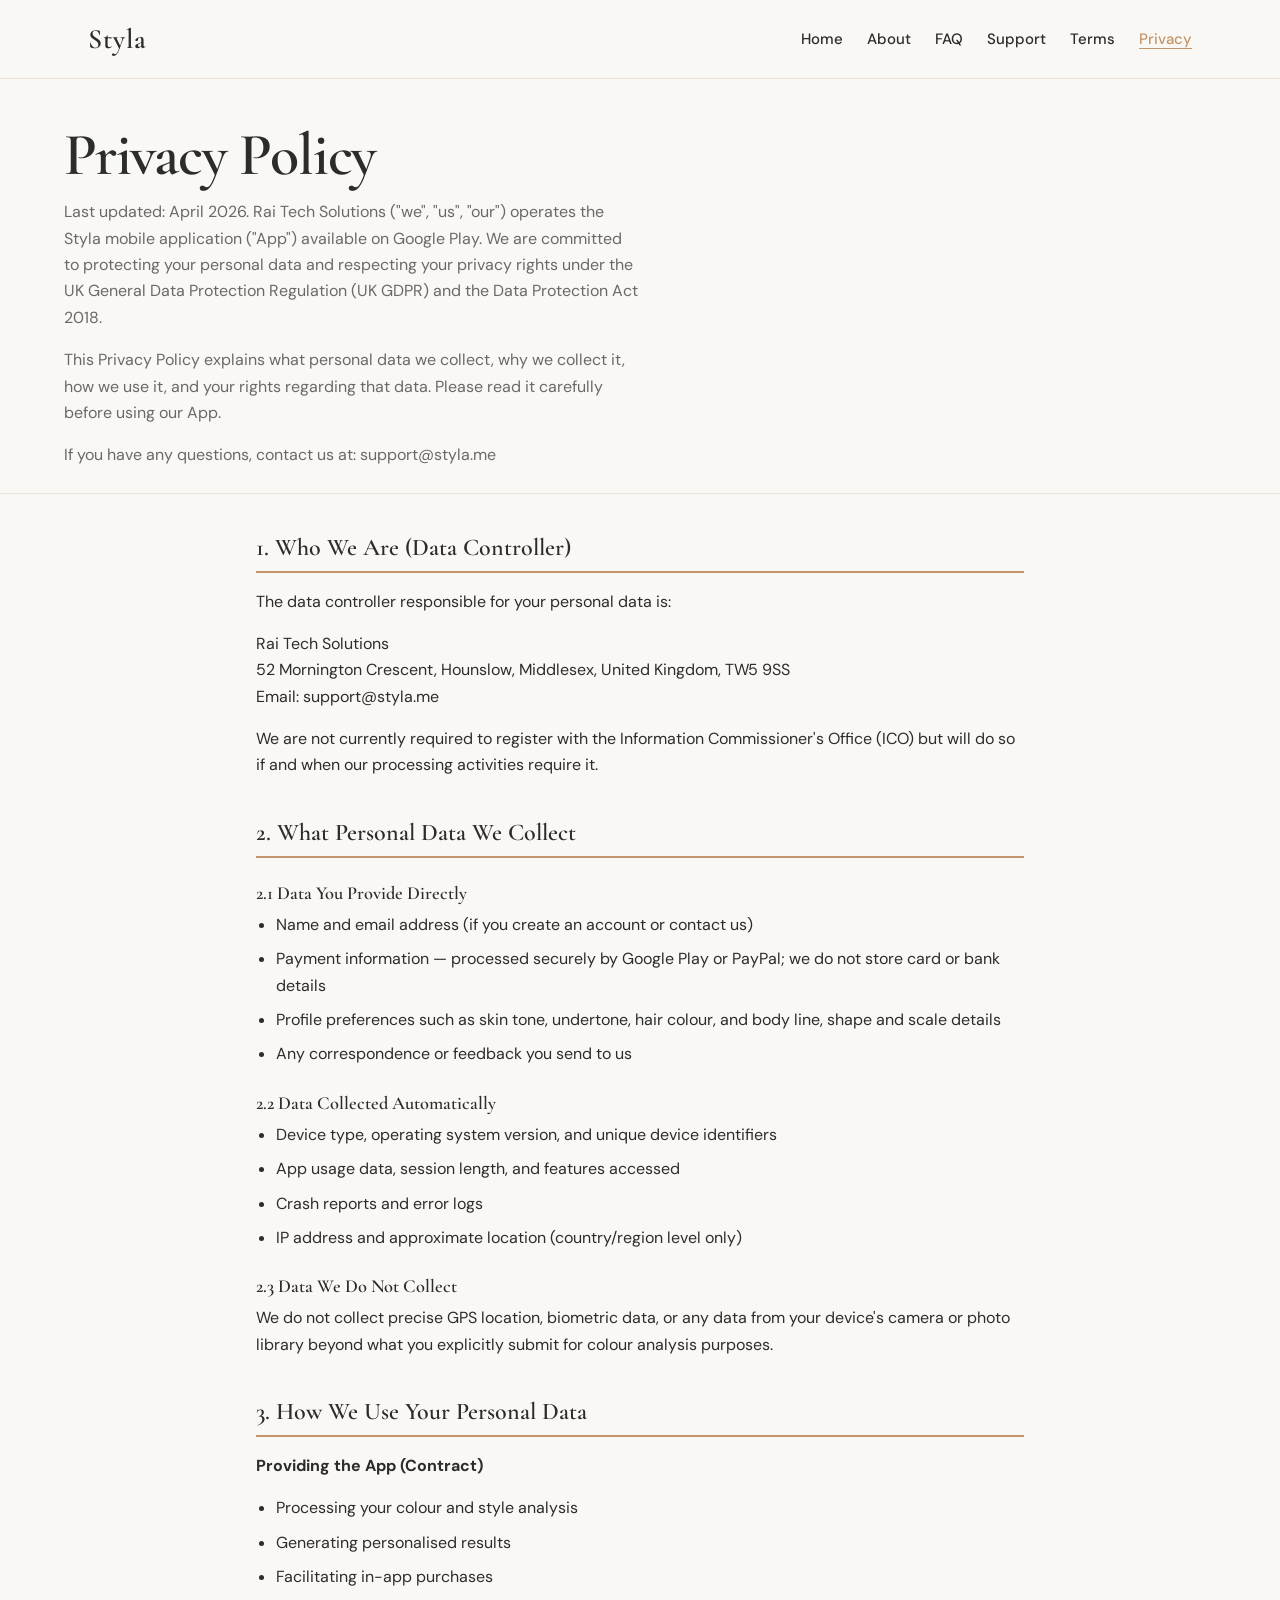
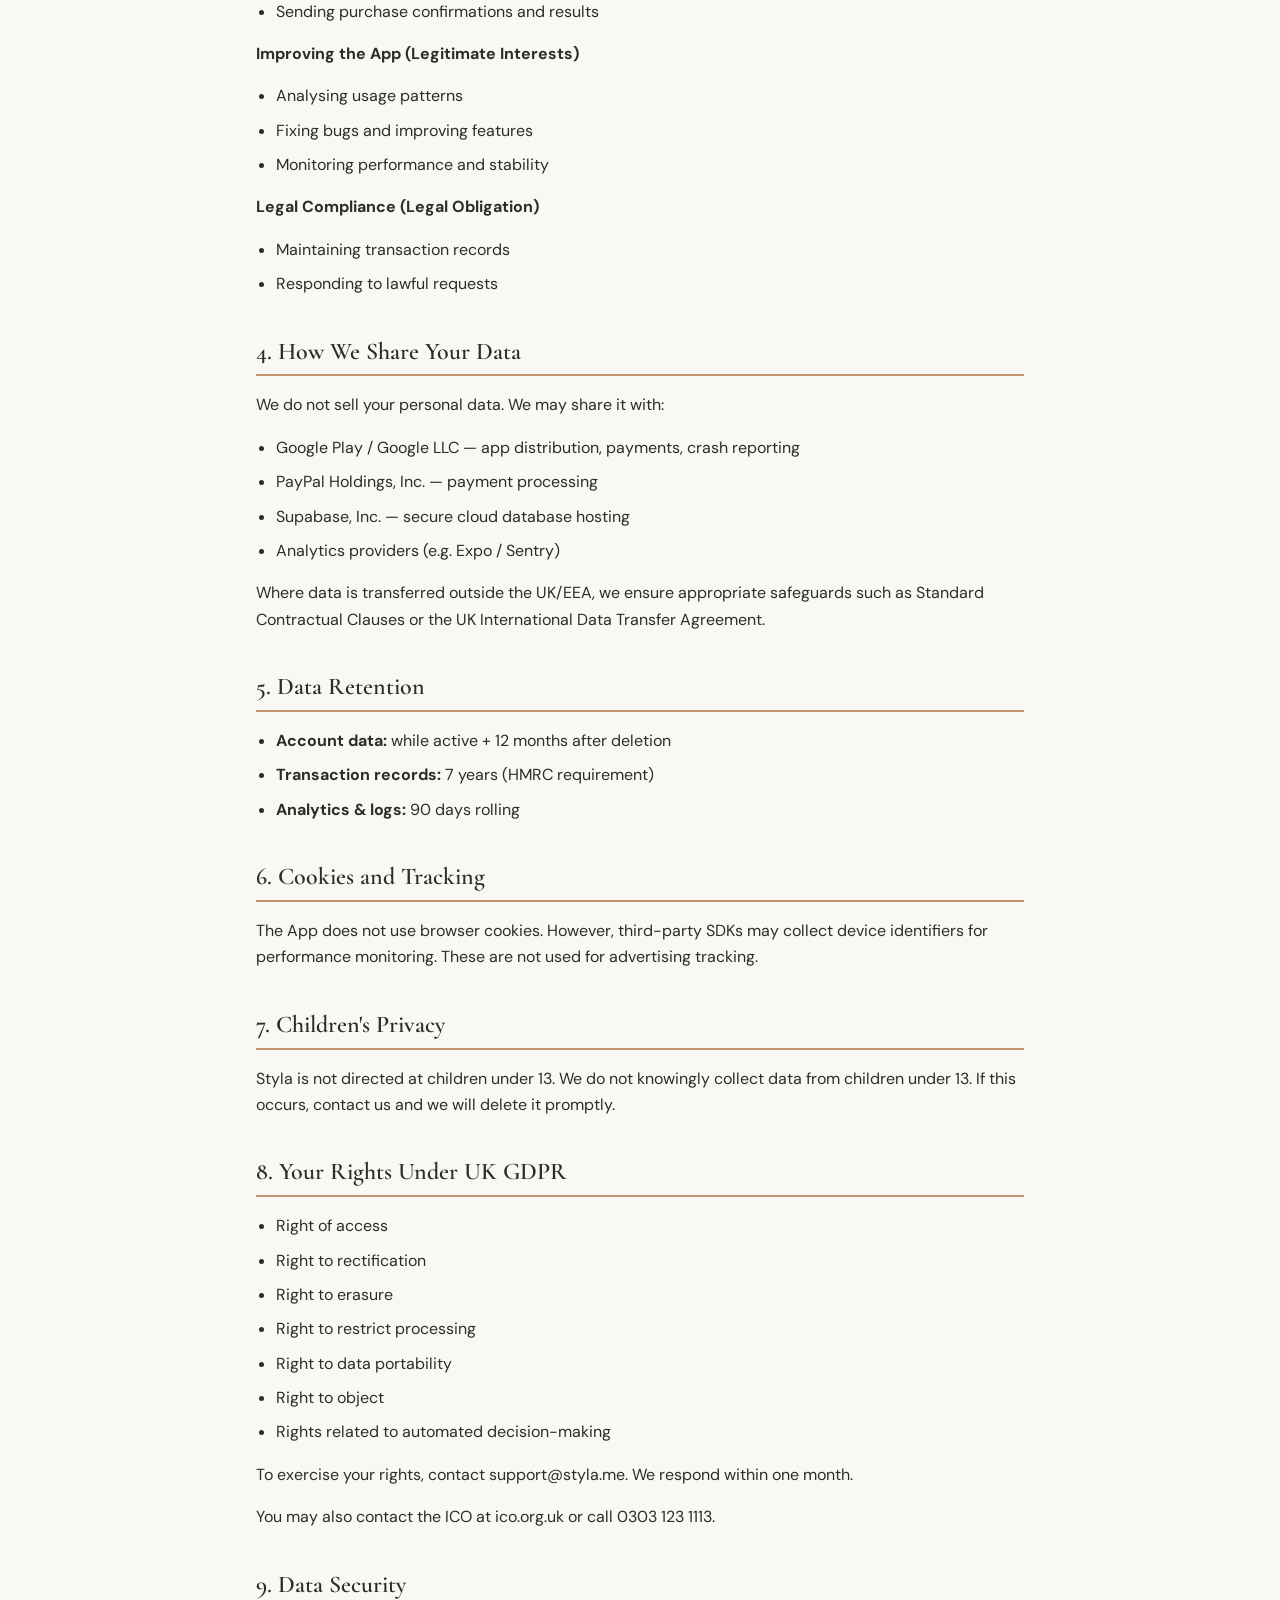
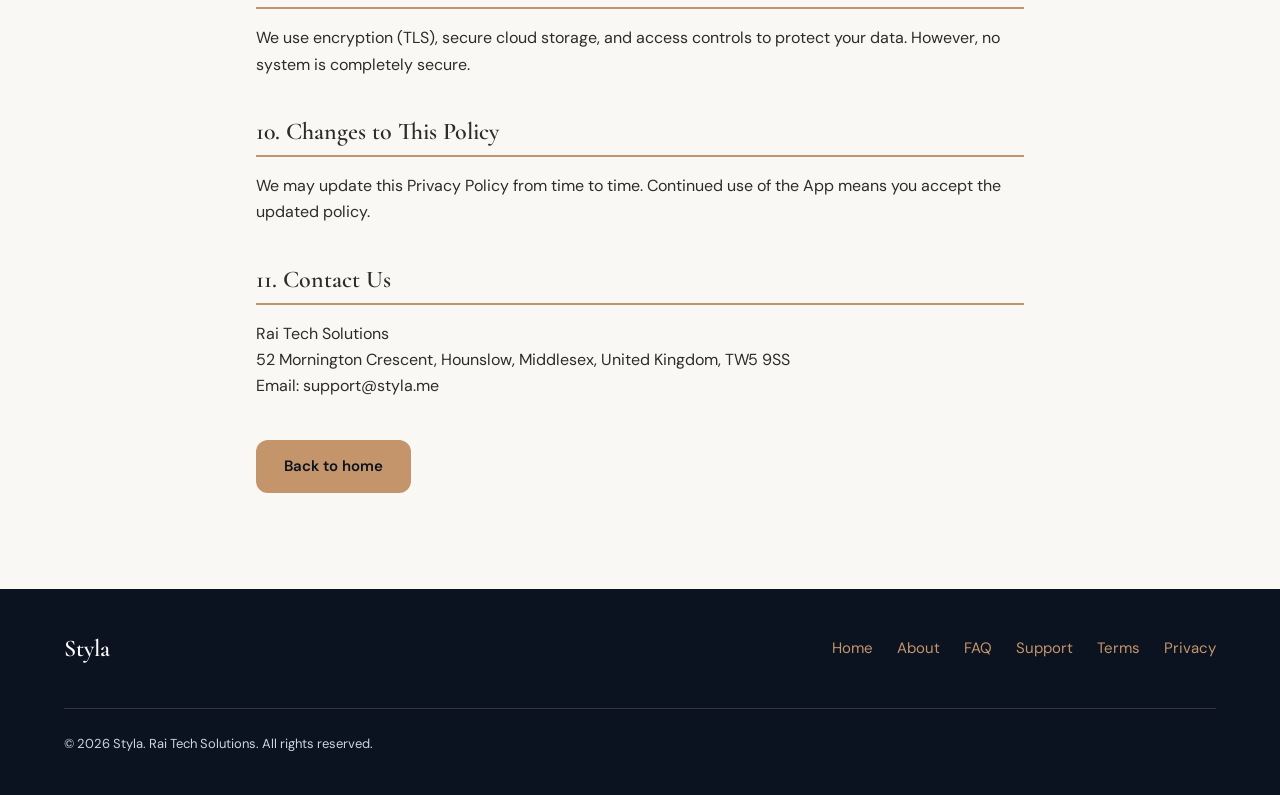
<file: privacy.html>
<!DOCTYPE html>
<html lang="en-GB">
  <head>
    <meta charset="UTF-8" />
    <meta name="viewport" content="width=device-width, initial-scale=1.0" />
    <meta
      name="description"
      content="Privacy Policy for the Styla mobile app — GDPR-aligned, UK-based."
    />
    <title>Privacy Policy — Styla</title>
    <link rel="preconnect" href="https://fonts.googleapis.com" />
    <link rel="preconnect" href="https://fonts.gstatic.com" crossorigin />
    <link
      href="https://fonts.googleapis.com/css2?family=Cormorant+Garamond:ital,wght@0,500;0,600;0,700;1,500&family=DM+Sans:ital,opsz,wght@0,9..40,400;0,9..40,500;0,9..40,600;0,9..40,700;1,9..40,400&display=swap"
      rel="stylesheet"
    />
    <link rel="stylesheet" href="styles/main.css" />
  </head>
  <body>
    <a class="skip-link" href="#main">Skip to content</a>
    <header class="site-header">
      <div class="site-header__inner">
        <a class="site-logo" href="index.html">Styla</a>
        <input
          class="nav-toggle"
          type="checkbox"
          id="nav-toggle-privacy"
          aria-label="Open menu"
        />
        <label class="nav-toggle-label" for="nav-toggle-privacy">Menu</label>
        <nav class="site-nav" aria-label="Primary">
          <ul>
            <li><a href="index.html">Home</a></li>
            <li><a href="about.html">About</a></li>
            <li><a href="faq.html">FAQ</a></li>
            <li><a href="support.html">Support</a></li>
            <li><a href="terms.html">Terms</a></li>
            <li><a href="privacy.html" aria-current="page">Privacy</a></li>
          </ul>
        </nav>
      </div>
    </header>

    <main id="main">
      <header class="page-hero">
        <div class="page-hero__inner">
          <h1>Privacy Policy</h1>
          <p>
            Last updated: April 2026. Rai Tech Solutions ("we", "us", "our") operates the Styla mobile application ("App") available on Google Play. We are committed to protecting your personal data and respecting your privacy rights under the UK General Data Protection Regulation (UK GDPR) and the Data Protection Act 2018.
          </p>
          <p>
            This Privacy Policy explains what personal data we collect, why we collect it, how we use it, and your rights regarding that data. Please read it carefully before using our App.
          </p>
          <p>If you have any questions, contact us at: support@styla.me</p>
        </div>
      </header>
    
      <div class="legal-page">
        <div class="legal-page__inner">
    
          <section class="legal-section">
            <h2>1. Who We Are (Data Controller)</h2>
            <p>The data controller responsible for your personal data is:</p>
            <p>
              Rai Tech Solutions<br>
              52 Mornington Crescent, Hounslow, Middlesex, United Kingdom, TW5 9SS<br>
              Email: support@styla.me
            </p>
            <p>
              We are not currently required to register with the Information Commissioner's Office (ICO) but will do so if and when our processing activities require it.
            </p>
          </section>
    
          <section class="legal-section">
            <h2>2. What Personal Data We Collect</h2>
    
            <h3>2.1 Data You Provide Directly</h3>
            <ul>
              <li>Name and email address (if you create an account or contact us)</li>
              <li>Payment information — processed securely by Google Play or PayPal; we do not store card or bank details</li>
              <li>Profile preferences such as skin tone, undertone, hair colour, and body line, shape and scale details</li>
              <li>Any correspondence or feedback you send to us</li>
            </ul>
    
            <h3>2.2 Data Collected Automatically</h3>
            <ul>
              <li>Device type, operating system version, and unique device identifiers</li>
              <li>App usage data, session length, and features accessed</li>
              <li>Crash reports and error logs</li>
              <li>IP address and approximate location (country/region level only)</li>
            </ul>
    
            <h3>2.3 Data We Do Not Collect</h3>
            <p>
              We do not collect precise GPS location, biometric data, or any data from your device's camera or photo library beyond what you explicitly submit for colour analysis purposes.
            </p>
          </section>
    
          <section class="legal-section">
            <h2>3. How We Use Your Personal Data</h2>
    
            <p><strong>Providing the App (Contract)</strong></p>
            <ul>
              <li>Processing your colour and style analysis</li>
              <li>Generating personalised results</li>
              <li>Facilitating in-app purchases</li>
              <li>Sending purchase confirmations and results</li>
            </ul>
    
            <p><strong>Improving the App (Legitimate Interests)</strong></p>
            <ul>
              <li>Analysing usage patterns</li>
              <li>Fixing bugs and improving features</li>
              <li>Monitoring performance and stability</li>
            </ul>
    
            <p><strong>Legal Compliance (Legal Obligation)</strong></p>
            <ul>
              <li>Maintaining transaction records</li>
              <li>Responding to lawful requests</li>
            </ul>
          </section>
    
          <section class="legal-section">
            <h2>4. How We Share Your Data</h2>
            <p>We do not sell your personal data. We may share it with:</p>
            <ul>
              <li>Google Play / Google LLC — app distribution, payments, crash reporting</li>
              <li>PayPal Holdings, Inc. — payment processing</li>
              <li>Supabase, Inc. — secure cloud database hosting</li>
              <li>Analytics providers (e.g. Expo / Sentry)</li>
            </ul>
            <p>
              Where data is transferred outside the UK/EEA, we ensure appropriate safeguards such as Standard Contractual Clauses or the UK International Data Transfer Agreement.
            </p>
          </section>
    
          <section class="legal-section">
            <h2>5. Data Retention</h2>
            <ul>
              <li><strong>Account data:</strong> while active + 12 months after deletion</li>
              <li><strong>Transaction records:</strong> 7 years (HMRC requirement)</li>
              <li><strong>Analytics & logs:</strong> 90 days rolling</li>
            </ul>
          </section>
    
          <section class="legal-section">
            <h2>6. Cookies and Tracking</h2>
            <p>
              The App does not use browser cookies. However, third-party SDKs may collect device identifiers for performance monitoring. These are not used for advertising tracking.
            </p>
          </section>
    
          <section class="legal-section">
            <h2>7. Children's Privacy</h2>
            <p>
              Styla is not directed at children under 13. We do not knowingly collect data from children under 13. If this occurs, contact us and we will delete it promptly.
            </p>
          </section>
    
          <section class="legal-section">
            <h2>8. Your Rights Under UK GDPR</h2>
            <ul>
              <li>Right of access</li>
              <li>Right to rectification</li>
              <li>Right to erasure</li>
              <li>Right to restrict processing</li>
              <li>Right to data portability</li>
              <li>Right to object</li>
              <li>Rights related to automated decision-making</li>
            </ul>
            <p>
              To exercise your rights, contact support@styla.me. We respond within one month.
            </p>
            <p>
              You may also contact the ICO at ico.org.uk or call 0303 123 1113.
            </p>
          </section>
    
          <section class="legal-section">
            <h2>9. Data Security</h2>
            <p>
              We use encryption (TLS), secure cloud storage, and access controls to protect your data. However, no system is completely secure.
            </p>
          </section>
    
          <section class="legal-section">
            <h2>10. Changes to This Policy</h2>
            <p>
              We may update this Privacy Policy from time to time. Continued use of the App means you accept the updated policy.
            </p>
          </section>
    
          <section class="legal-section">
            <h2>11. Contact Us</h2>
            <p>
              Rai Tech Solutions<br>
              52 Mornington Crescent, Hounslow, Middlesex, United Kingdom, TW5 9SS<br>
              Email: support@styla.me
            </p>
          </section>
    
          <p class="page-actions">
            <a class="btn btn--bronze" href="index.html">Back to home</a>
          </p>
    
        </div>
      </div>
    </main>
    <footer class="site-footer">
      <div class="site-footer__inner">
        <span class="site-footer__brand">Styla</span>
        <div class="site-footer__links">
          <a href="index.html">Home</a>
          <a href="about.html">About</a>
          <a href="faq.html">FAQ</a>
          <a href="support.html">Support</a>
          <a href="terms.html">Terms</a>
          <a href="privacy.html">Privacy</a>
        </div>
        <p class="site-footer__copy">
          &copy; 2026 Styla. Rai Tech Solutions. All rights reserved.
        </p>
      </div>
    </footer>
  </body>
</html>
</file>
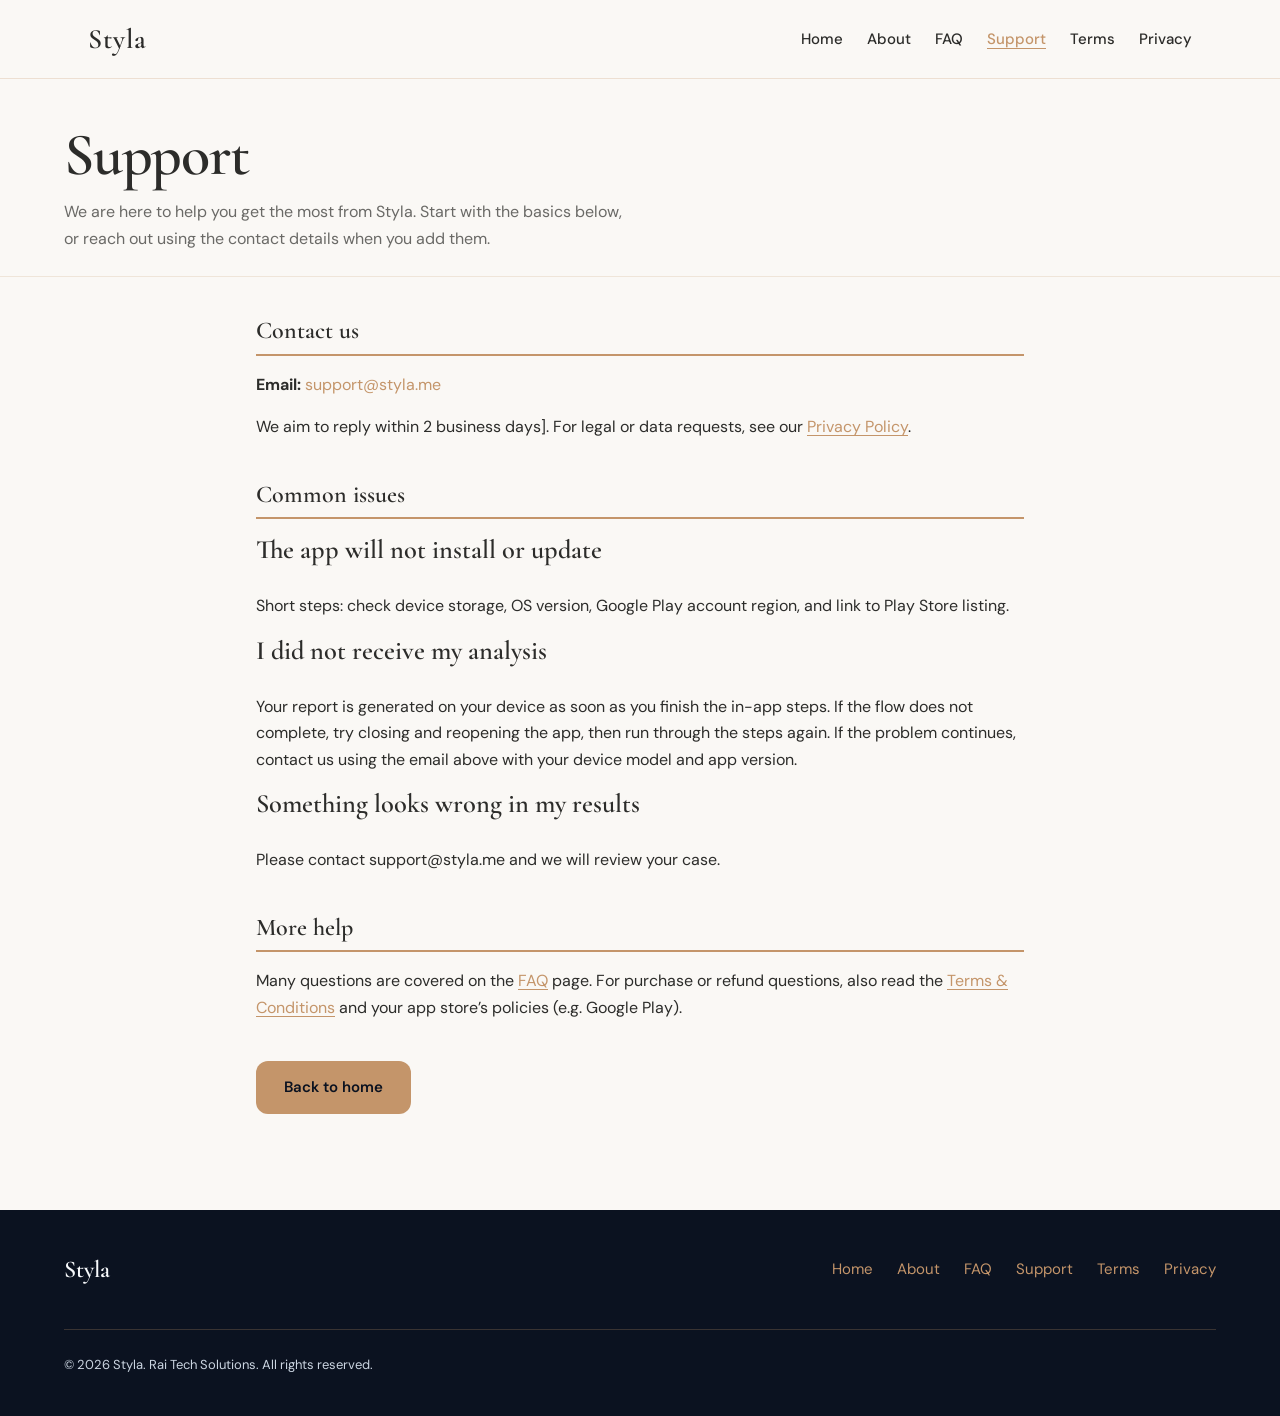
<file: support.html>
<!DOCTYPE html>
<html lang="en-GB">
  <head>
    <meta charset="UTF-8" />
    <meta name="viewport" content="width=device-width, initial-scale=1.0" />
    <meta
      name="description"
      content="Get help with Styla — contact, troubleshooting, and where to find more information."
    />
    <title>Support — Styla</title>
    <link rel="preconnect" href="https://fonts.googleapis.com" />
    <link rel="preconnect" href="https://fonts.gstatic.com" crossorigin />
    <link
      href="https://fonts.googleapis.com/css2?family=Cormorant+Garamond:ital,wght@0,500;0,600;0,700;1,500&family=DM+Sans:ital,opsz,wght@0,9..40,400;0,9..40,500;0,9..40,600;0,9..40,700;1,9..40,400&display=swap"
      rel="stylesheet"
    />
    <link rel="stylesheet" href="styles/main.css" />
  </head>
  <body>
    <a class="skip-link" href="#main">Skip to content</a>
    <header class="site-header">
      <div class="site-header__inner">
        <a class="site-logo" href="index.html">Styla</a>
        <input
          class="nav-toggle"
          type="checkbox"
          id="nav-toggle-support"
          aria-label="Open menu"
        />
        <label class="nav-toggle-label" for="nav-toggle-support">Menu</label>
        <nav class="site-nav" aria-label="Primary">
          <ul>
            <li><a href="index.html">Home</a></li>
            <li><a href="about.html">About</a></li>
            <li><a href="faq.html">FAQ</a></li>
            <li><a href="support.html" aria-current="page">Support</a></li>
            <li><a href="terms.html">Terms</a></li>
            <li><a href="privacy.html">Privacy</a></li>
          </ul>
        </nav>
      </div>
    </header>

    <main id="main">
      <header class="page-hero">
        <div class="page-hero__inner">
          <h1>Support</h1>
          <p>
            We are here to help you get the most from Styla. Start with the
            basics below, or reach out using the contact details when you add
            them.
          </p>
        </div>
      </header>

      <div class="about-page">
        <div class="about-page__inner">
          <section class="about-section" id="contact">
            <h2>Contact us</h2>
            <p>
              <strong>Email:</strong>
              <a>support@styla.me</a>
            </p>
            <p>
              We aim to reply within 2 business days]. For
              legal or data requests, see our
              <a href="privacy.html">Privacy Policy</a>.
            </p>
          </section>

          <section class="about-section" id="troubleshooting">
            <h2>Common issues</h2>
            <h3>The app will not install or update</h3>
            <p>
              Short steps: check device storage, OS version,
              Google Play account region, and link to Play Store listing.
            </p>
            <h3>I did not receive my analysis</h3>
            <p>
              Your report is generated on your device as soon as you finish the
              in-app steps. If the flow does not complete, try closing and
              reopening the app, then run through the steps again. If the problem
              continues, contact us using the email above with your device model
              and app version.
            </p>
            <h3>Something looks wrong in my results</h3>
            <p>
              Please contact support@styla.me and we will review your case.
            </p>
          </section>

          <section class="about-section" id="more-help">
            <h2>More help</h2>
            <p>
              Many questions are covered on the <a href="faq.html">FAQ</a> page.
              For purchase or refund questions, also read the
              <a href="terms.html">Terms &amp; Conditions</a> and your app
              store’s policies (e.g. Google Play).
            </p>
          </section>

          <p class="page-actions">
            <a class="btn btn--bronze" href="index.html">Back to home</a>
          </p>
        </div>
      </div>
    </main>

    <footer class="site-footer">
      <div class="site-footer__inner">
        <span class="site-footer__brand">Styla</span>
        <div class="site-footer__links">
          <a href="index.html">Home</a>
          <a href="about.html">About</a>
          <a href="faq.html">FAQ</a>
          <a href="support.html">Support</a>
          <a href="terms.html">Terms</a>
          <a href="privacy.html">Privacy</a>
        </div>
        <p class="site-footer__copy">
          &copy; 2026 Styla. Rai Tech Solutions. All rights reserved.
        </p>
      </div>
    </footer>
  </body>
</html>
</file>
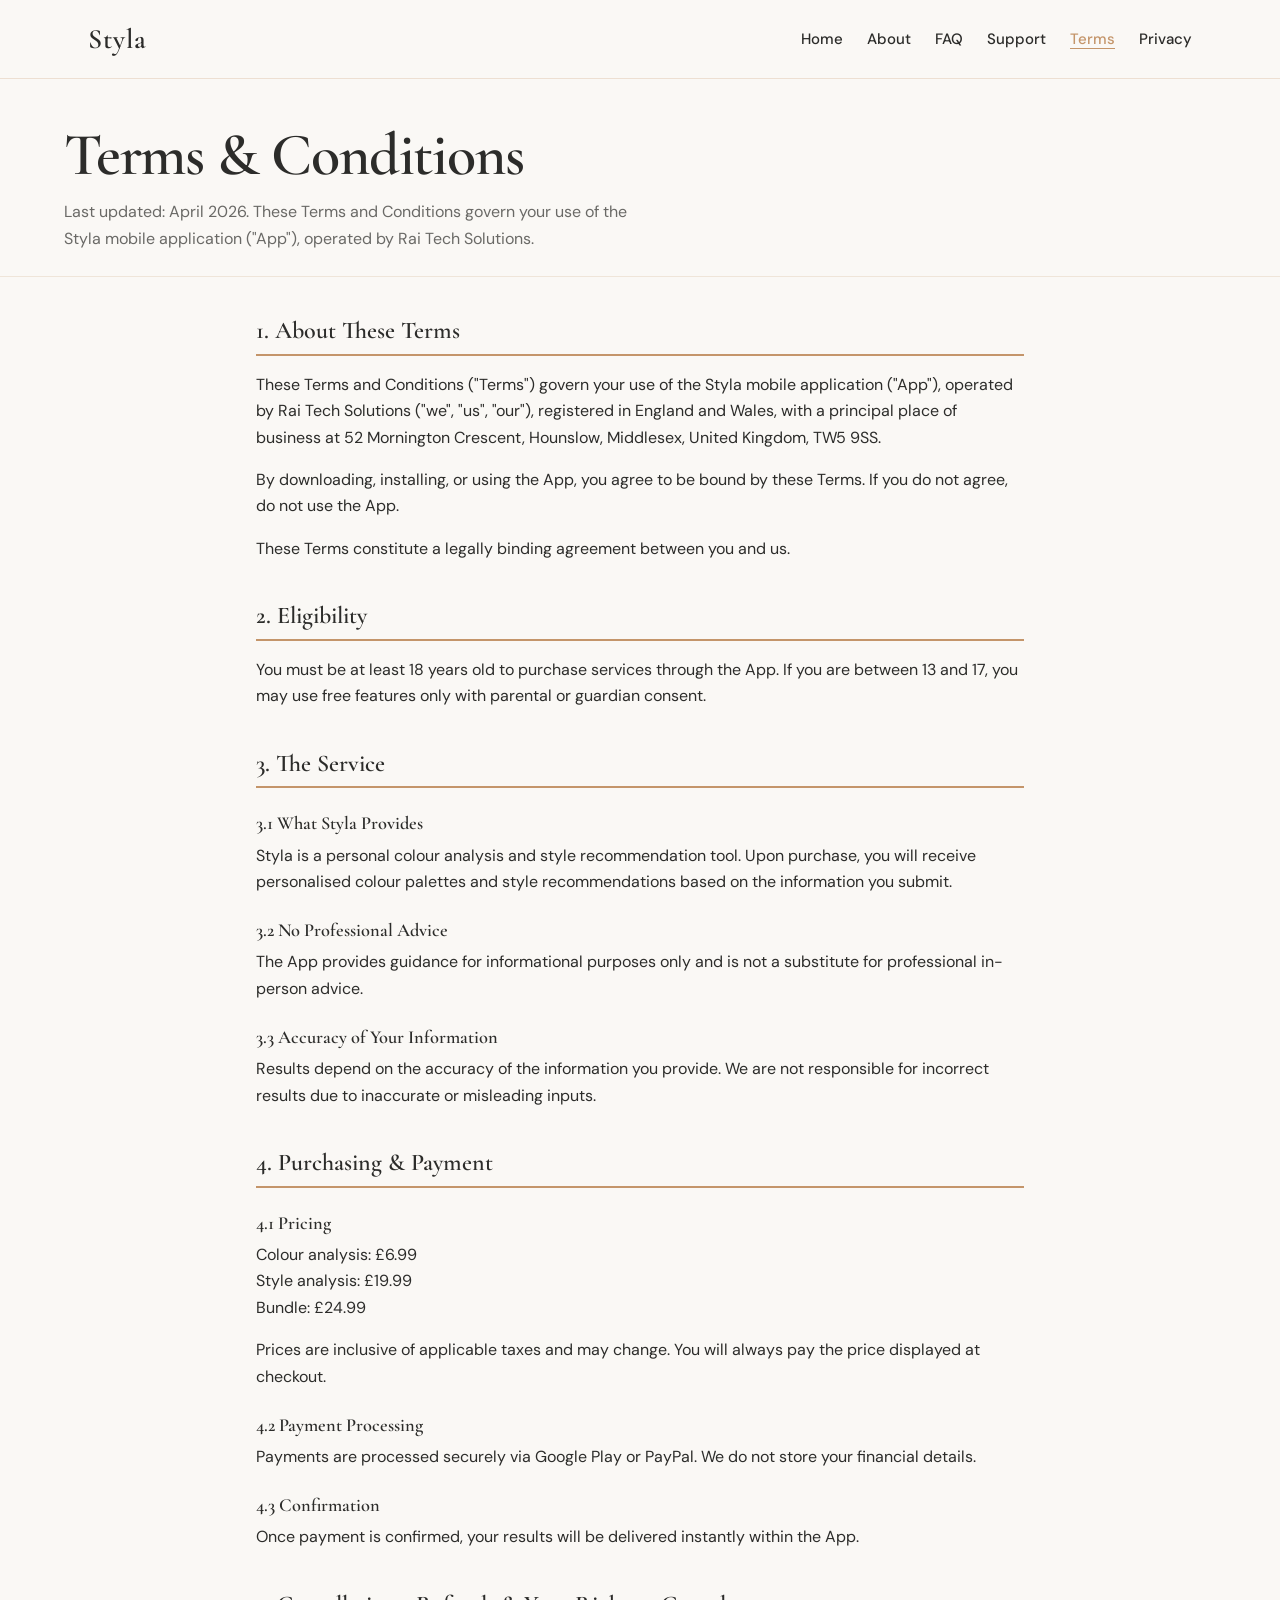
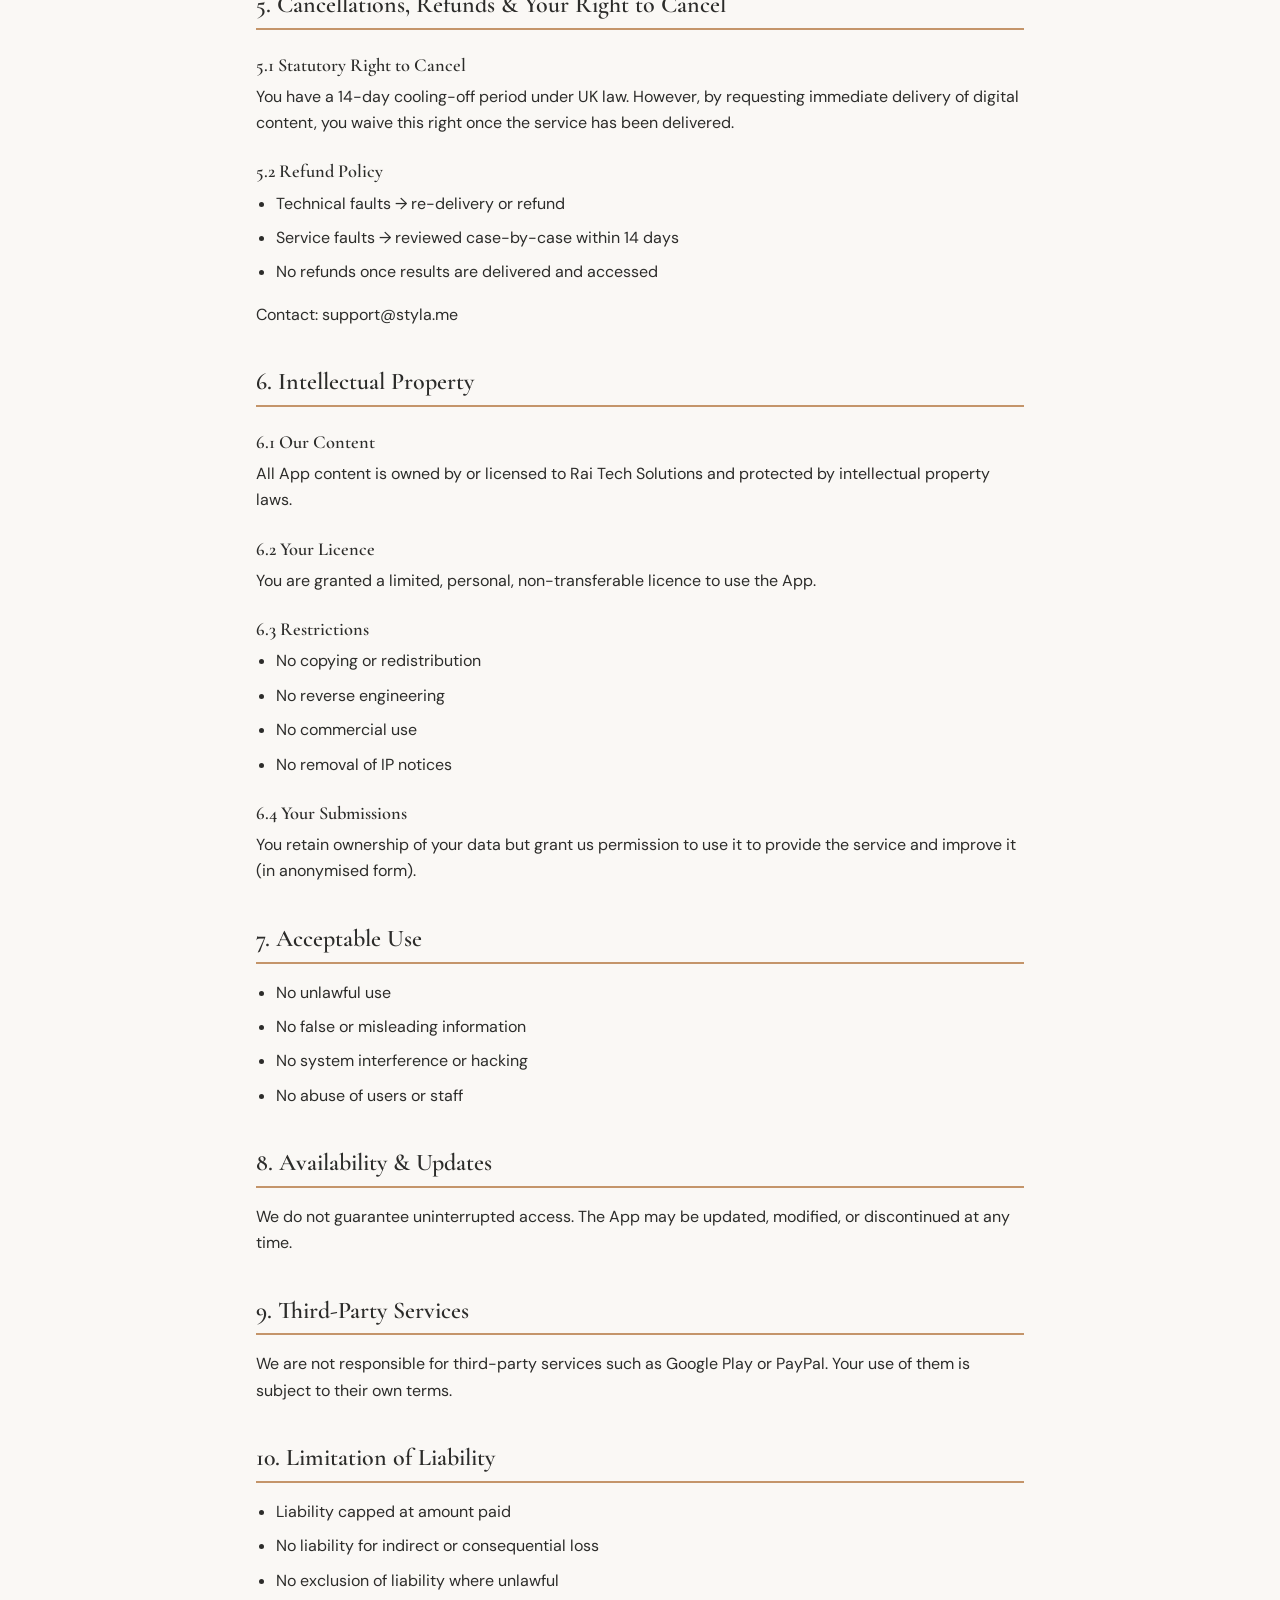
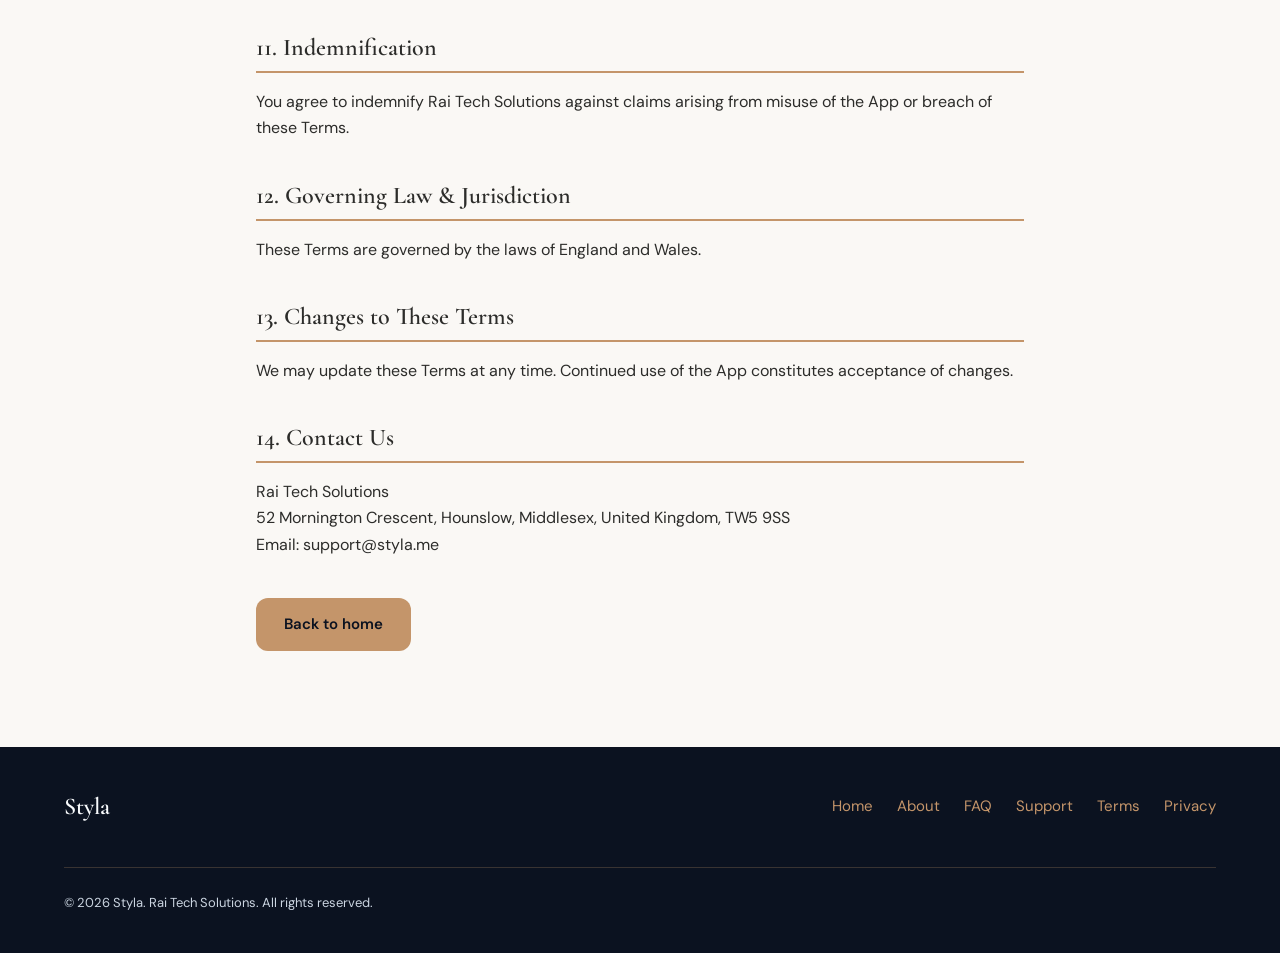
<file: terms.html>
<!DOCTYPE html>
<html lang="en-GB">
  <head>
    <meta charset="UTF-8" />
    <meta name="viewport" content="width=device-width, initial-scale=1.0" />
    <meta
      name="description"
      content="Terms and Conditions for the Styla mobile app."
    />
    <title>Terms &amp; Conditions — Styla</title>
    <link rel="preconnect" href="https://fonts.googleapis.com" />
    <link rel="preconnect" href="https://fonts.gstatic.com" crossorigin />
    <link
      href="https://fonts.googleapis.com/css2?family=Cormorant+Garamond:ital,wght@0,500;0,600;0,700;1,500&family=DM+Sans:ital,opsz,wght@0,9..40,400;0,9..40,500;0,9..40,600;0,9..40,700;1,9..40,400&display=swap"
      rel="stylesheet"
    />
    <link rel="stylesheet" href="styles/main.css" />
  </head>
  <body>
    <a class="skip-link" href="#main">Skip to content</a>
    <header class="site-header">
      <div class="site-header__inner">
        <a class="site-logo" href="index.html">Styla</a>
        <input
          class="nav-toggle"
          type="checkbox"
          id="nav-toggle-terms"
          aria-label="Open menu"
        />
        <label class="nav-toggle-label" for="nav-toggle-terms">Menu</label>
        <nav class="site-nav" aria-label="Primary">
          <ul>
            <li><a href="index.html">Home</a></li>
            <li><a href="about.html">About</a></li>
            <li><a href="faq.html">FAQ</a></li>
            <li><a href="support.html">Support</a></li>
            <li><a href="terms.html" aria-current="page">Terms</a></li>
            <li><a href="privacy.html">Privacy</a></li>
          </ul>
        </nav>
      </div>
    </header>

    <main id="main">
      <header class="page-hero">
        <div class="page-hero__inner">
          <h1>Terms &amp; Conditions</h1>
          <p>
            Last updated: April 2026. These Terms and Conditions govern your use of the Styla mobile application ("App"), operated by Rai Tech Solutions.
          </p>
        </div>
      </header>
    
      <div class="legal-page">
        <div class="legal-page__inner">
    
          <section class="legal-section">
            <h2>1. About These Terms</h2>
            <p>
              These Terms and Conditions ("Terms") govern your use of the Styla mobile application ("App"), operated by Rai Tech Solutions ("we", "us", "our"), registered in England and Wales, with a principal place of business at 52 Mornington Crescent, Hounslow, Middlesex, United Kingdom, TW5 9SS.
            </p>
            <p>
              By downloading, installing, or using the App, you agree to be bound by these Terms. If you do not agree, do not use the App.
            </p>
            <p>
              These Terms constitute a legally binding agreement between you and us.
            </p>
          </section>
    
          <section class="legal-section">
            <h2>2. Eligibility</h2>
            <p>
              You must be at least 18 years old to purchase services through the App. If you are between 13 and 17, you may use free features only with parental or guardian consent.
            </p>
          </section>
    
          <section class="legal-section">
            <h2>3. The Service</h2>
    
            <h3>3.1 What Styla Provides</h3>
            <p>
              Styla is a personal colour analysis and style recommendation tool. Upon purchase, you will receive personalised colour palettes and style recommendations based on the information you submit.
            </p>
    
            <h3>3.2 No Professional Advice</h3>
            <p>
              The App provides guidance for informational purposes only and is not a substitute for professional in-person advice.
            </p>
    
            <h3>3.3 Accuracy of Your Information</h3>
            <p>
              Results depend on the accuracy of the information you provide. We are not responsible for incorrect results due to inaccurate or misleading inputs.
            </p>
          </section>
    
          <section class="legal-section">
            <h2>4. Purchasing &amp; Payment</h2>
    
            <h3>4.1 Pricing</h3>
            <p>
              Colour analysis: £6.99<br>
              Style analysis: £19.99<br>
              Bundle: £24.99
            </p>
            <p>
              Prices are inclusive of applicable taxes and may change. You will always pay the price displayed at checkout.
            </p>
    
            <h3>4.2 Payment Processing</h3>
            <p>
              Payments are processed securely via Google Play or PayPal. We do not store your financial details.
            </p>
    
            <h3>4.3 Confirmation</h3>
            <p>
              Once payment is confirmed, your results will be delivered instantly within the App.
            </p>
          </section>
    
          <section class="legal-section">
            <h2>5. Cancellations, Refunds &amp; Your Right to Cancel</h2>
    
            <h3>5.1 Statutory Right to Cancel</h3>
            <p>
              You have a 14-day cooling-off period under UK law. However, by requesting immediate delivery of digital content, you waive this right once the service has been delivered.
            </p>
    
            <h3>5.2 Refund Policy</h3>
            <ul>
              <li>Technical faults → re-delivery or refund</li>
              <li>Service faults → reviewed case-by-case within 14 days</li>
              <li>No refunds once results are delivered and accessed</li>
            </ul>
            <p>Contact: support@styla.me</p>
          </section>
    
          <section class="legal-section">
            <h2>6. Intellectual Property</h2>
    
            <h3>6.1 Our Content</h3>
            <p>
              All App content is owned by or licensed to Rai Tech Solutions and protected by intellectual property laws.
            </p>
    
            <h3>6.2 Your Licence</h3>
            <p>
              You are granted a limited, personal, non-transferable licence to use the App.
            </p>
    
            <h3>6.3 Restrictions</h3>
            <ul>
              <li>No copying or redistribution</li>
              <li>No reverse engineering</li>
              <li>No commercial use</li>
              <li>No removal of IP notices</li>
            </ul>
    
            <h3>6.4 Your Submissions</h3>
            <p>
              You retain ownership of your data but grant us permission to use it to provide the service and improve it (in anonymised form).
            </p>
          </section>
    
          <section class="legal-section">
            <h2>7. Acceptable Use</h2>
            <ul>
              <li>No unlawful use</li>
              <li>No false or misleading information</li>
              <li>No system interference or hacking</li>
              <li>No abuse of users or staff</li>
            </ul>
          </section>
    
          <section class="legal-section">
            <h2>8. Availability &amp; Updates</h2>
            <p>
              We do not guarantee uninterrupted access. The App may be updated, modified, or discontinued at any time.
            </p>
          </section>
    
          <section class="legal-section">
            <h2>9. Third-Party Services</h2>
            <p>
              We are not responsible for third-party services such as Google Play or PayPal. Your use of them is subject to their own terms.
            </p>
          </section>
    
          <section class="legal-section">
            <h2>10. Limitation of Liability</h2>
            <ul>
              <li>Liability capped at amount paid</li>
              <li>No liability for indirect or consequential loss</li>
              <li>No exclusion of liability where unlawful</li>
            </ul>
          </section>
    
          <section class="legal-section">
            <h2>11. Indemnification</h2>
            <p>
              You agree to indemnify Rai Tech Solutions against claims arising from misuse of the App or breach of these Terms.
            </p>
          </section>
    
          <section class="legal-section">
            <h2>12. Governing Law &amp; Jurisdiction</h2>
            <p>
              These Terms are governed by the laws of England and Wales.
            </p>
          </section>
    
          <section class="legal-section">
            <h2>13. Changes to These Terms</h2>
            <p>
              We may update these Terms at any time. Continued use of the App constitutes acceptance of changes.
            </p>
          </section>
    
          <section class="legal-section">
            <h2>14. Contact Us</h2>
            <p>
              Rai Tech Solutions<br>
              52 Mornington Crescent, Hounslow, Middlesex, United Kingdom, TW5 9SS<br>
              Email: support@styla.me
            </p>
          </section>
    
          <p class="page-actions">
            <a class="btn btn--bronze" href="index.html">Back to home</a>
          </p>
    
        </div>
      </div>
    </main>

    <footer class="site-footer">
      <div class="site-footer__inner">
        <span class="site-footer__brand">Styla</span>
        <div class="site-footer__links">
          <a href="index.html">Home</a>
          <a href="about.html">About</a>
          <a href="faq.html">FAQ</a>
          <a href="support.html">Support</a>
          <a href="terms.html">Terms</a>
          <a href="privacy.html">Privacy</a>
        </div>
        <p class="site-footer__copy">
          &copy; 2026 Styla. Rai Tech Solutions. All rights reserved.
        </p>
      </div>
    </footer>
  </body>
</html>
</file>
<file: styles/main.css>
/* Styla — design tokens & global styles */

:root {
  --color-bronze: #c4956a;
  --color-indigo: #6366f1;
  --color-dark-bg: #0b1220;
  --color-dark-text: #f8fafc;
  --color-dark-text-muted: #cbd5e1;
  --color-dark-text-subtle: #94a3b8;
  --color-light-bg: #faf8f5;
  --color-light-surface: #f8f2eb;
  --color-light-text: #2c2c2a;

  --font-serif: "Cormorant Garamond", "Georgia", serif;
  --font-sans: "DM Sans", system-ui, sans-serif;

  --space-xs: 0.5rem;
  --space-sm: 1rem;
  --space-md: 1.5rem;
  --space-lg: 2.5rem;
  --space-xl: 4rem;
  --space-2xl: 6rem;

  --radius-sm: 0.375rem;
  --radius-md: 0.75rem;
  --radius-lg: 1.25rem;

  --shadow-soft: 0 4px 24px rgba(11, 18, 32, 0.06);
  --max-content: 72rem;
  --header-height: 4rem;
}

*,
*::before,
*::after {
  box-sizing: border-box;
}

html {
  scroll-behavior: smooth;
}

body {
  margin: 0;
  font-family: var(--font-sans);
  font-size: 1rem;
  line-height: 1.65;
  color: var(--color-light-text);
  background: var(--color-light-bg);
  -webkit-font-smoothing: antialiased;
}

img {
  max-width: 100%;
  height: auto;
  display: block;
}

a {
  color: var(--color-bronze);
  text-decoration-color: var(--color-bronze);
  text-underline-offset: 0.2em;
  transition: color 0.2s ease, opacity 0.2s ease;
}

a:hover {
  color: #a67d52;
}

h1,
h2,
h3,
h4 {
  font-family: var(--font-serif);
  font-weight: 600;
  line-height: 1.2;
  margin-top: 0;
}

h1 {
  font-size: clamp(2.5rem, 6vw, 3.75rem);
  letter-spacing: -0.02em;
}

h2 {
  font-size: clamp(2rem, 4vw, 2.75rem);
}

h3 {
  font-size: clamp(1.35rem, 2.5vw, 1.65rem);
}

p {
  margin: 0 0 var(--space-sm);
}

p:last-child {
  margin-bottom: 0;
}

/* Skip link */
.skip-link {
  position: absolute;
  top: -100%;
  left: var(--space-sm);
  z-index: 200;
  padding: var(--space-xs) var(--space-sm);
  background: var(--color-bronze);
  color: var(--color-light-bg);
  font-weight: 600;
  border-radius: var(--radius-sm);
  text-decoration: none;
}

.skip-link:focus {
  top: var(--space-sm);
}

/* Site header & nav */
.site-header {
  position: sticky;
  top: 0;
  z-index: 100;
  background: var(--color-light-bg);
  border-bottom: 1px solid rgba(196, 149, 106, 0.25);
}

.site-header__inner {
  max-width: var(--max-content);
  margin: 0 auto;
  padding: var(--space-sm) var(--space-md);
  display: flex;
  align-items: center;
  justify-content: space-between;
  flex-wrap: wrap;
  gap: var(--space-sm);
  min-height: var(--header-height);
}

.site-logo {
  font-family: var(--font-serif);
  font-size: 1.75rem;
  font-weight: 600;
  color: var(--color-light-text);
  text-decoration: none;
  letter-spacing: 0.04em;
}

.site-logo:hover {
  color: var(--color-bronze);
}

.nav-toggle {
  display: none;
}

.nav-toggle-label {
  display: none;
  cursor: pointer;
  padding: var(--space-xs);
  color: var(--color-light-text);
  font-size: 0.875rem;
  font-weight: 600;
  border: 1px solid rgba(44, 44, 42, 0.2);
  border-radius: var(--radius-sm);
}

.site-nav ul {
  list-style: none;
  margin: 0;
  padding: 0;
  display: flex;
  flex-wrap: wrap;
  gap: var(--space-xs) var(--space-md);
  align-items: center;
}

.site-nav a {
  color: var(--color-light-text);
  text-decoration: none;
  font-weight: 500;
  font-size: 0.9375rem;
}

.site-nav a:hover,
.site-nav a:focus-visible {
  color: var(--color-bronze);
}

.site-nav a[aria-current="page"] {
  color: var(--color-bronze);
  text-decoration: underline;
  text-decoration-color: var(--color-bronze);
  text-underline-offset: 0.25em;
}

@media (max-width: 640px) {
  .nav-toggle-label {
    display: block;
  }

  .site-nav {
    width: 100%;
    max-height: 0;
    overflow: hidden;
    transition: max-height 0.35s ease;
  }

  .nav-toggle:checked ~ .site-nav {
    max-height: 28rem;
  }

  .site-nav ul {
    flex-direction: column;
    align-items: flex-start;
    padding: var(--space-sm) 0 var(--space-xs);
  }
}

/* Buttons */
.btn {
  display: inline-flex;
  align-items: center;
  justify-content: center;
  padding: 0.875rem 1.75rem;
  font-family: var(--font-sans);
  font-size: 0.9375rem;
  font-weight: 600;
  text-decoration: none;
  border-radius: var(--radius-md);
  border: none;
  cursor: pointer;
  transition: background 0.2s ease, transform 0.15s ease, box-shadow 0.2s ease;
}

.btn:focus-visible {
  outline: 2px solid var(--color-bronze);
  outline-offset: 3px;
}

.btn--bronze {
  background: var(--color-bronze);
  color: var(--color-dark-bg);
}

.btn--bronze:hover {
  background: #b08255;
  color: var(--color-dark-bg);
  transform: translateY(-1px);
  box-shadow: 0 8px 24px rgba(196, 149, 106, 0.35);
}

.btn--outline-light {
  background: transparent;
  color: var(--color-bronze);
  border: 2px solid var(--color-bronze);
}

.btn--outline-light:hover {
  background: rgba(196, 149, 106, 0.12);
  color: var(--color-bronze);
}

/* Sections */
.section {
  padding: var(--space-xl) var(--space-md);
}

.section--tight {
  padding: var(--space-lg) var(--space-md);
}

.section--dark {
  background: var(--color-dark-bg);
  color: var(--color-dark-text-muted);
}

.section--dark h1,
.section--dark h2,
.section--dark h3 {
  color: var(--color-dark-text);
}

.section--light {
  background: var(--color-light-bg);
  color: var(--color-light-text);
}

.section__inner {
  max-width: var(--max-content);
  margin: 0 auto;
}

.section__title {
  text-align: center;
  margin-bottom: var(--space-xs);
}

.section__intro {
  text-align: center;
  max-width: 36rem;
  margin: 0 auto var(--space-lg);
  color: var(--color-dark-text-subtle);
}

.section--light .section__intro {
  color: rgba(44, 44, 42, 0.75);
}

/* Hero */
.hero {
  min-height: min(85vh, 42rem);
  display: flex;
  align-items: center;
  justify-content: center;
  text-align: center;
  padding: var(--space-2xl) var(--space-md);
  background: var(--color-dark-bg);
  position: relative;
  overflow: hidden;
}

.hero::before {
  content: "";
  position: absolute;
  inset: 0;
  background: radial-gradient(
      ellipse 80% 50% at 50% -20%,
      rgba(99, 102, 241, 0.12),
      transparent 55%
    ),
    radial-gradient(
      ellipse 60% 40% at 100% 100%,
      rgba(196, 149, 106, 0.08),
      transparent 50%
    );
  pointer-events: none;
}

.hero__inner {
  position: relative;
  z-index: 1;
  max-width: 40rem;
}

.hero__eyebrow {
  font-size: 0.8125rem;
  text-transform: uppercase;
  letter-spacing: 0.2em;
  color: var(--color-bronze);
  margin-bottom: var(--space-sm);
  font-weight: 600;
}

.hero__title {
  color: var(--color-dark-text);
  margin-bottom: var(--space-md);
}

.hero__tagline {
  font-size: 1.125rem;
  color: var(--color-dark-text-muted);
  margin-bottom: var(--space-lg);
  line-height: 1.7;
}

/* Feature grid */
.feature-grid {
  display: grid;
  gap: var(--space-md);
  grid-template-columns: repeat(auto-fit, minmax(16rem, 1fr));
}

.feature-card {
  background: var(--color-light-surface);
  padding: var(--space-lg);
  border-radius: var(--radius-lg);
  box-shadow: var(--shadow-soft);
  border: 1px solid rgba(196, 149, 106, 0.15);
}

.feature-card h3 {
  color: var(--color-light-text);
  margin-bottom: var(--space-sm);
}

.feature-card p {
  color: rgba(44, 44, 42, 0.82);
  font-size: 0.9375rem;
}

.feature-card__icon {
  width: 2.5rem;
  height: 2.5rem;
  border-radius: var(--radius-sm);
  background: rgba(196, 149, 106, 0.2);
  color: var(--color-bronze);
  display: flex;
  align-items: center;
  justify-content: center;
  font-family: var(--font-serif);
  font-size: 1.25rem;
  font-weight: 600;
  margin-bottom: var(--space-sm);
}

/* Dark feature strip (optional showcase) */
.showcase-dark {
  background: var(--color-dark-bg);
  color: var(--color-dark-text-muted);
  padding: var(--space-xl) var(--space-md);
}

.showcase-dark__inner {
  max-width: var(--max-content);
  margin: 0 auto;
  display: grid;
  gap: var(--space-lg);
  align-items: center;
}

@media (min-width: 768px) {
  .showcase-dark__inner {
    grid-template-columns: 1fr 1fr;
  }
}

.showcase-dark h2 {
  color: var(--color-dark-text);
}

.showcase-dark .accent {
  color: var(--color-bronze);
}

/* Steps */
.steps {
  display: grid;
  gap: var(--space-lg);
  counter-reset: step;
}

@media (min-width: 640px) {
  .steps {
    grid-template-columns: repeat(3, 1fr);
  }
}

.step {
  text-align: center;
  padding: var(--space-md);
}

.step__num {
  width: 2.75rem;
  height: 2.75rem;
  margin: 0 auto var(--space-sm);
  border-radius: 50%;
  border: 2px solid var(--color-bronze);
  color: var(--color-bronze);
  font-family: var(--font-serif);
  font-size: 1.25rem;
  font-weight: 700;
  display: flex;
  align-items: center;
  justify-content: center;
  counter-increment: step;
}

.step__num::before {
  content: counter(step);
}

.step h3 {
  margin-bottom: var(--space-xs);
}

/* CTA banner */
.cta-banner {
  text-align: center;
  padding: var(--space-xl) var(--space-md);
  background: var(--color-dark-bg);
  color: var(--color-dark-text-muted);
}

.cta-banner h2 {
  color: var(--color-dark-text);
  margin-bottom: var(--space-sm);
}

.cta-banner p {
  max-width: 28rem;
  margin: 0 auto var(--space-md);
}

/* Footer */
.site-footer {
  background: var(--color-dark-bg);
  color: var(--color-dark-text);
  padding: var(--space-lg) var(--space-md);
}

.site-footer__inner {
  max-width: var(--max-content);
  margin: 0 auto;
  display: flex;
  flex-wrap: wrap;
  gap: var(--space-md);
  justify-content: space-between;
  align-items: center;
}

.site-footer__brand {
  font-family: var(--font-serif);
  font-size: 1.5rem;
  font-weight: 600;
  color: var(--color-dark-text);
}

.site-footer__links {
  display: flex;
  flex-wrap: wrap;
  gap: var(--space-sm) var(--space-md);
}

.site-footer a {
  color: var(--color-bronze);
  text-decoration: none;
  font-size: 0.9375rem;
}

.site-footer a:hover {
  color: #d4ab85;
  text-decoration: underline;
  text-decoration-color: var(--color-bronze);
}

.site-footer__copy {
  width: 100%;
  padding-top: var(--space-md);
  margin-top: var(--space-sm);
  border-top: 1px solid rgba(196, 149, 106, 0.25);
  font-size: 0.8125rem;
  color: var(--color-dark-text-muted);
}

/* Legal & about pages */
.page-hero {
  padding: var(--space-lg) var(--space-md) var(--space-md);
  background: var(--color-light-bg);
  border-bottom: 1px solid rgba(196, 149, 106, 0.2);
}

.page-hero__inner {
  max-width: var(--max-content);
  margin: 0 auto;
}

.page-hero h1 {
  color: var(--color-light-text);
  margin-bottom: var(--space-xs);
}

.page-hero p {
  color: rgba(44, 44, 42, 0.7);
  max-width: 36rem;
}

.legal-page,
.about-page {
  padding: var(--space-lg) var(--space-md) var(--space-2xl);
  background: var(--color-light-bg);
}

.legal-page__inner,
.about-page__inner {
  max-width: 48rem;
  margin: 0 auto;
}

.legal-section,
.about-section {
  margin-bottom: var(--space-lg);
}

.legal-section h2,
.about-section h2 {
  color: var(--color-light-text);
  font-size: 1.5rem;
  margin-bottom: var(--space-sm);
  padding-bottom: var(--space-xs);
  border-bottom: 2px solid var(--color-bronze);
}

.legal-section h3 {
  font-size: 1.15rem;
  margin: var(--space-md) 0 var(--space-xs);
  color: var(--color-light-text);
}

.legal-section ul,
.about-section ul {
  padding-left: 1.25rem;
  margin: 0 0 var(--space-sm);
}

.legal-section li,
.about-section li {
  margin-bottom: var(--space-xs);
}

.about-section ol {
  padding-left: 1.25rem;
  margin: 0 0 var(--space-sm);
}

.about-section ol li {
  margin-bottom: var(--space-xs);
}

.page-actions {
  margin-top: var(--space-lg);
}

.placeholder {
  background: rgba(196, 149, 106, 0.12);
  border-left: 3px solid var(--color-bronze);
  padding: var(--space-sm) var(--space-md);
  margin: var(--space-sm) 0;
  font-size: 0.9375rem;
}

.team-grid {
  display: grid;
  gap: var(--space-md);
  grid-template-columns: repeat(auto-fill, minmax(14rem, 1fr));
}

.team-card {
  background: var(--color-light-surface);
  padding: var(--space-md);
  border-radius: var(--radius-md);
  border: 1px solid rgba(196, 149, 106, 0.2);
}

.team-card h3 {
  margin-bottom: var(--space-xs);
}

.team-card .role {
  font-size: 0.875rem;
  color: var(--color-bronze);
  font-weight: 600;
  margin-bottom: var(--space-sm);
}
</file>
